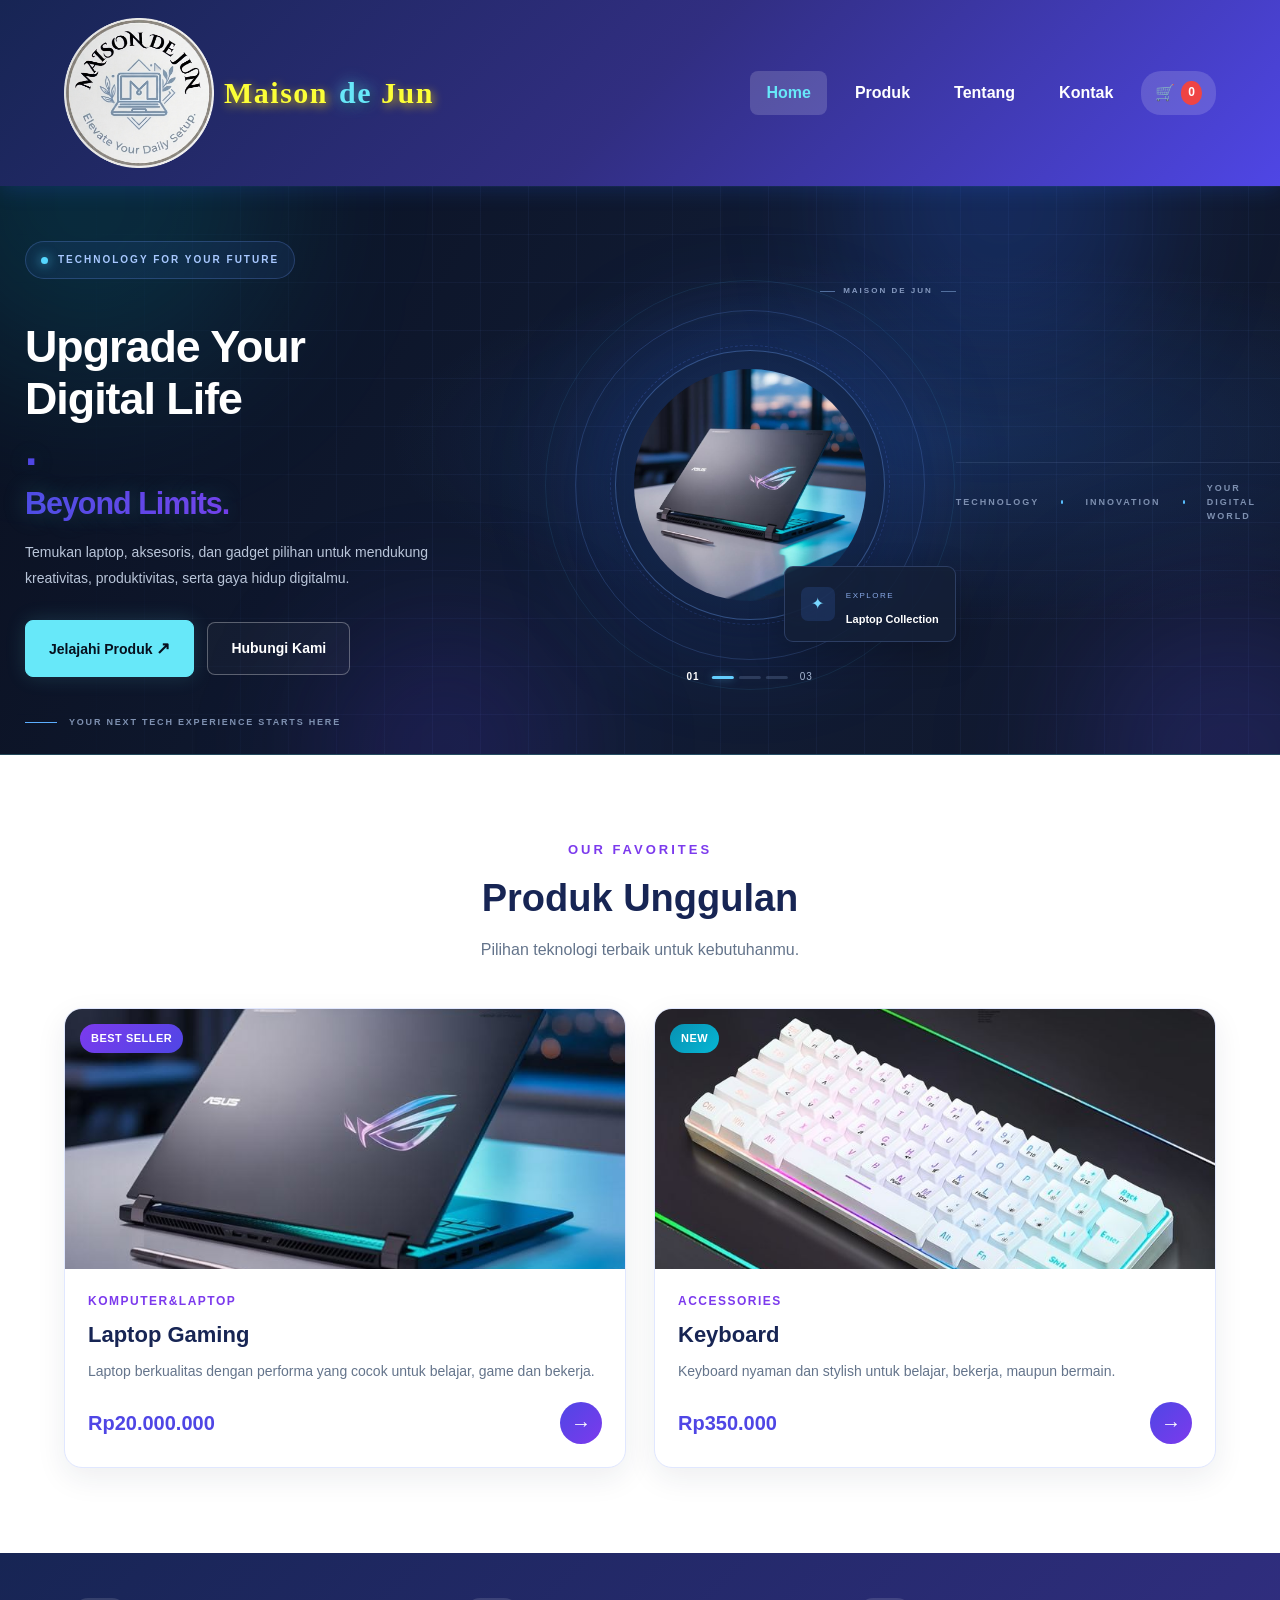
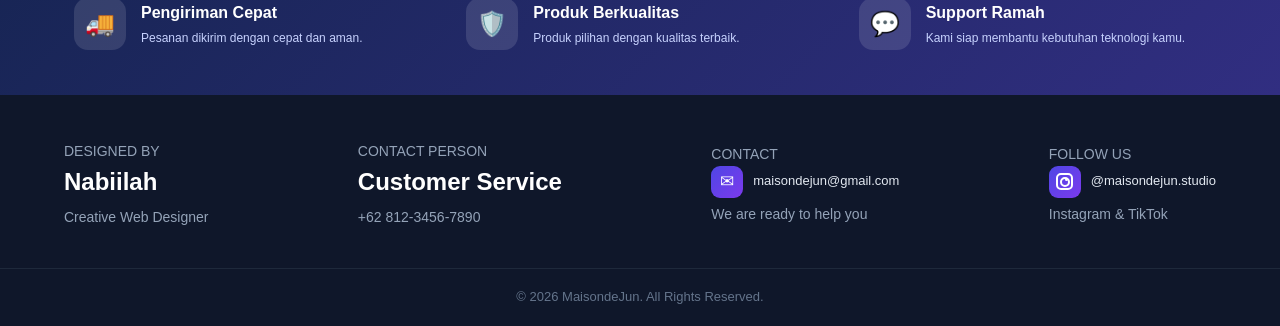
<file: index.html>
<!DOCTYPE html>
<html lang="id">
<head>
    <meta charset="UTF-8">
    <meta name="viewport" content="width=device-width, initial-scale=1.0">
    <meta property="og:site_name" content="Maison de Jun">
    <link rel="icon" type="image/png" href="favicon.png">
    <title>Maison de Jun</title>
    <link rel="stylesheet" href="css/style.css">
    
<script type="application/ld+json">
{
  "@context": "https://schema.org",
  "@type": "WebSite",
  "name": "Maison de Jun",
  "alternateName": "Maison de Jun Technology Store",
  "url": "https://nabiilahaura.github.io/Maison-de-Jun/"
}
</script>

</head>

    <link rel="preconnect" href="https://fonts.googleapis.com">
<link rel="preconnect" href="https://gstatic.com" crossorigin>
<link href="https://fonts.googleapis.com/css2?family=Montserrat:wght@700;800&display=swap" rel="stylesheet">

<body>

    <!-- HEADER -->
    <header>
        <div class="container">

            <div class="logo">
              <img src="images/logo.png"  alt="Logo Fourth Tech" class="logo-img">
                <h1>Maison <span>de</span> Jun</h1>
            </div>

            <nav>
                <a href="index.html" class="active">Home</a>
                <a href="produk.html">Produk</a>
                <a href="tentang.html">Tentang</a>
                <a href="kontak.html">Kontak</a>
                <a href="keranjang.html" class="cart-link">
                   🛒 <span id="cart-count">0</span> 
                </a>
            </nav>

        </div>
    </header>


   <!-- HERO SECTION -->
<section class="hero">

    <div class="hero-glow hero-glow-one"></div>
    <div class="hero-glow hero-glow-two"></div>
    <div class="hero-grid"></div>

    <div class="container hero-content">

        <!-- BAGIAN KIRI: TEKS -->
        <div class="hero-text">

            <div class="hero-label">
                <span class="label-dot"></span>
                <span id="changing-text">TECHNOLOGY FOR YOUR FUTURE</span>
            </div>

            <h2 class="hero-title">
                Upgrade Your<br>
                Digital Life<span class="title-dot">.</span>
                <span class="hero-title-accent" id="changing-title">
                    Beyond Limits.
                </span>
            </h2>

            <p class="hero-description">
                Temukan laptop, aksesoris, dan gadget pilihan
                untuk mendukung kreativitas, produktivitas,
                serta gaya hidup digitalmu.
            </p>

            <div class="hero-buttons">
                <a href="produk.html" class="btn hero-main-btn">
                    Jelajahi Produk
                    <span>↗</span>
                </a>

                <a href="kontak.html" class="btn-secondary hero-alt-btn">
                    Hubungi Kami
                </a>
            </div>

            <div class="hero-mini-info">
                <span class="mini-info-line"></span>
                <span>YOUR NEXT TECH EXPERIENCE STARTS HERE</span>
            </div>

        </div>


        <!-- BAGIAN KANAN: GADGET -->
        <div class="hero-visual">

            <div class="visual-orbit orbit-one"></div>
            <div class="visual-orbit orbit-two"></div>
            <div class="visual-orbit orbit-three"></div>

            <div class="visual-glow"></div>

            <!-- GAMBAR PRODUK BERGANTI -->
            <div class="hero-product-stage">

                <div class="hero-product active">
                    <img
                        src="images/produk1.jpg"
                        alt="Laptop pilihan Maison de Jun"
                    >

                    <div class="product-floating-label">
                        <span class="floating-label-icon">✦</span>
                        <div>
                            <small>EXPLORE</small>
                            <p>Laptop Collection</p>
                        </div>
                    </div>
                </div>

                <div class="hero-product">
                    <img
                        src="images/produk9.jpg"
                        alt="Smartphone pilihan Maison de Jun"
                    >

                    <div class="product-floating-label">
                        <span class="floating-label-icon">✦</span>
                        <div>
                            <small>DISCOVER</small>
                            <p>Smartphone Series</p>
                        </div>
                    </div>
                </div>

                <div class="hero-product">
                    <img
                        src="images/produk10.jpg"
                        alt="Smartwatch pilihan Maison de Jun"
                    >

                    <div class="product-floating-label">
                        <span class="floating-label-icon">✦</span>
                        <div>
                            <small>UPGRADE</small>
                            <p>Smartwatch Collection</p>
                        </div>
                    </div>
                </div>

            </div>

            <!-- IDENTITAS TOKO -->
            <div class="hero-brand-mark">
                <span class="brand-mark-line"></span>
                <span>MAISON DE JUN</span>
                <span class="brand-mark-line"></span>
            </div>

            <!-- INDIKATOR SLIDE -->
            <div class="hero-slide-controls">
                <span class="slide-number" id="hero-slide-number">01</span>

                <div class="slide-progress">
                    <span class="slide-progress-bar active"></span>
                    <span class="slide-progress-bar"></span>
                    <span class="slide-progress-bar"></span>
                </div>

                <span class="slide-total">03</span>
            </div>

        </div>

    </div>

    <div class="hero-bottom-line">
        <span>TECHNOLOGY</span>
        <span class="bottom-line-decoration"></span>
        <span>INNOVATION</span>
        <span class="bottom-line-decoration"></span>
        <span>YOUR DIGITAL WORLD</span>
    </div>

</section>


        <!-- PRODUK UNGGULAN -->
        <section class="produk-unggulan">

            <div class="container">

                <div class="section-heading">
                    <p>OUR FAVORITES</p>
                    <h2>Produk Unggulan</h2>
                    <span>
                        Pilihan teknologi terbaik untuk kebutuhanmu.
                    </span>
                </div>


                <div class="product-grid">

                    <!-- PRODUK 1 -->
                    <div class="card">

                        <div class="product-image">
                            <img src="images/produk1.jpg" alt="Laptop FourthTech">
                            <span class="product-badge">BEST SELLER</span>
                        </div>

                        <div class="card-content">

                            <p class="product-category">KOMPUTER&LAPTOP</p>

                            <h3>Laptop Gaming</h3>

                            <p>
                                Laptop berkualitas dengan performa
                                yang cocok untuk belajar, game dan bekerja.
                            </p>

                            <div class="product-bottom">

                                <strong>Rp20.000.000</strong>

                                <a href="produk.html" class="product-btn">
                                    →
                                </a>

                            </div>

                        </div>

                    </div>


                    <!-- PRODUK 2 -->
                    <div class="card">

                        <div class="product-image">
                            <img src="images/produk2.jpg" alt="Keyboard FourthTech">
                            <span class="product-badge new">NEW</span>
                        </div>

                        <div class="card-content">

                            <p class="product-category">ACCESSORIES</p>

                            <h3>Keyboard</h3>

                            <p>
                                Keyboard nyaman dan stylish untuk
                                belajar, bekerja, maupun bermain.
                            </p>

                            <div class="product-bottom">

                                <strong>Rp350.000</strong>

                                <a href="produk.html" class="product-btn">
                                    →
                                </a>

                            </div>

                        </div>

                    </div>

                </div>

            </div>

        </section>


        <!-- FITUR -->
        <section class="features">

            <div class="container">

                <div class="feature">

                    <div class="feature-icon">🚚</div>

                    <div>
                        <h3>Pengiriman Cepat</h3>
                        <p>Pesanan dikirim dengan cepat dan aman.</p>
                    </div>

                </div>


                <div class="feature">

                    <div class="feature-icon">🛡️</div>

                    <div>
                        <h3>Produk Berkualitas</h3>
                        <p>Produk pilihan dengan kualitas terbaik.</p>
                    </div>

                </div>


                <div class="feature">

                    <div class="feature-icon">💬</div>

                    <div>
                        <h3>Support Ramah</h3>
                        <p>Kami siap membantu kebutuhan teknologi kamu.</p>
                    </div>

                </div>

            </div>

        </section>

    </main>


   <!-- FOOTER -->
<footer>

    <!-- INFORMASI FOOTER -->
    <div class="container footer-content">

        <!-- DESIGNED BY -->
        <div class="footer-item">
            <p class="footer-label">DESIGNED BY</p>

            <h2>Nabiilah</h2>

            <p>Creative Web Designer</p>
        </div>


        <!-- CONTACT PERSON -->
        <div class="footer-item">
            <p class="footer-label">CONTACT PERSON</p>

            <h2>Customer Service</h2>

            <p>+62 812-3456-7890</p>
        </div>


        <!-- EMAIL -->
        <div class="footer-item">
            <p class="footer-label">CONTACT</p>

            <div class="social-link">

                <span class="social-icon">✉</span>

                <span>maisondejun@gmail.com</span>

            </div>

            <p>We are ready to help you</p>
        </div>


        <!-- INSTAGRAM -->
        <div class="footer-item">
            <p class="footer-label">FOLLOW US</p>

            <div class="social-link">

                <span class="social-icon instagram-icon">
                    <span class="instagram-camera"></span>
                </span>

                <span>@maisondejun.studio</span>

            </div>

            <p>Instagram & TikTok</p>
        </div>

    </div>


    <!-- COPYRIGHT -->
    <div class="footer-bottom">

        <p>
            © 2026 MaisondeJun. All Rights Reserved.
        </p>

    </div>

</footer>
<!-- JavaScript -->
<script src="js/script.js"></script>

</body>
</html>
</file>
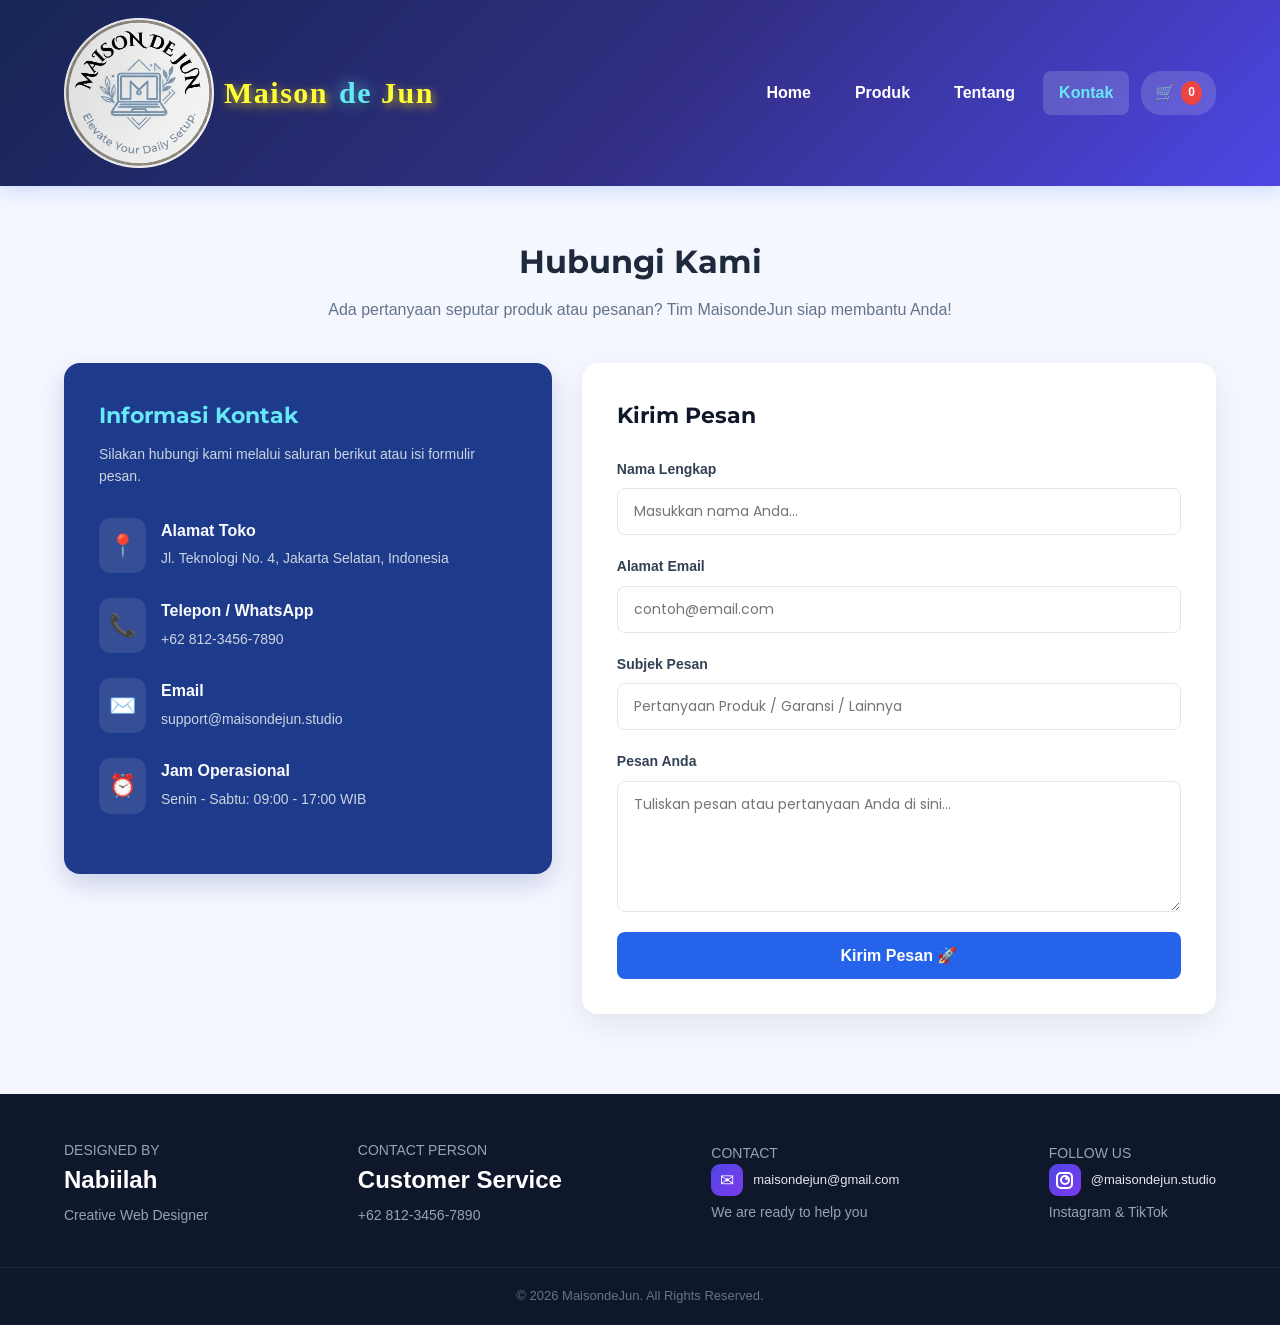
<file: kontak.html>
<!DOCTYPE html>
<html lang="id">
<head>
    <meta charset="UTF-8">
    <meta name="viewport" content="width=device-width, initial-scale=1.0">
    <link rel="icon" type="image/png" href="favicon.png">
    <title>Maison de Jun - Kontak Kami</title>
    
    <!-- Google Fonts (Montserrat & Poppins) -->
    <link rel="preconnect" href="https://fonts.googleapis.com">
    <link rel="preconnect" href="https://gstatic.com" crossorigin>
    <link href="https://fonts.googleapis.com/css2?family=Montserrat:wght@700;800&family=Poppins:wght@400;500;600&display=swap" rel="stylesheet">
    
    <!-- Link Ke CSS -->
    <link rel="stylesheet" href="css/style.css">
</head>

<body>

    <!-- HEADER / NAVIGASI -->
    <header>
        <div class="container">
            <div class="logo">
                <img src="images/logo.png" alt="Logo FourthTech" class="logo-img">
                <h1>Maison <span>de</span> Jun</h1>
            </div>
            <nav>
                <a href="index.html">Home</a>
                <a href="produk.html">Produk</a>
                <a href="tentang.html">Tentang</a>
                <a href="kontak.html" class="active">Kontak</a>
                <a href="keranjang.html" class="cart-link">
                    🛒 <span id="cart-count">0</span>
              </a>     
            </nav>
        </div>
    </header>

    <!-- MAIN CONTENT / HALAMAN KONTAK -->
    <main>
        <section class="kontak">
            <div class="container">
                
                <!-- Judul & Sub-judul -->
                <div class="kontak-header">
                    <h2>Hubungi Kami</h2>
                    <p>Ada pertanyaan seputar produk atau pesanan? Tim MaisondeJun siap membantu Anda!</p>
                </div>

                <!-- Grid Kontak (Info + Form) -->
                <div class="kontak-wrapper">
                    
                    <!-- Kartu Informasi Kontak -->
                    <div class="kontak-info">
                        <h3>Informasi Kontak</h3>
                        <p class="info-desc">Silakan hubungi kami melalui saluran berikut atau isi formulir pesan.</p>
                        
                        <div class="info-item">
                            <span class="info-icon">📍</span>
                            <div>
                                <h4>Alamat Toko</h4>
                                <p>Jl. Teknologi No. 4, Jakarta Selatan, Indonesia</p>
                            </div>
                        </div>

                        <div class="info-item">
                            <span class="info-icon">📞</span>
                            <div>
                                <h4>Telepon / WhatsApp</h4>
                                <p>+62 812-3456-7890</p>
                            </div>
                        </div>

                        <div class="info-item">
                            <span class="info-icon">✉️</span>
                            <div>
                                <h4>Email</h4>
                                <p>support@maisondejun.studio</p>
                            </div>
                        </div>

                        <div class="info-item">
                            <span class="info-icon">⏰</span>
                            <div>
                                <h4>Jam Operasional</h4>
                                <p>Senin - Sabtu: 09:00 - 17:00 WIB</p>
                            </div>
                        </div>
                    </div>

                    <!-- Form Kontak Interaktif -->
                    <div class="kontak-form-card">
                        <h3>Kirim Pesan</h3>
                        <form id="contactForm">
                            <div class="input-group">
                                <label for="nama">Nama Lengkap</label>
                                <input type="text" id="nama" placeholder="Masukkan nama Anda..." required>
                            </div>

                            <div class="input-group">
                                <label for="email">Alamat Email</label>
                                <input type="email" id="email" placeholder="contoh@email.com" required>
                            </div>

                            <div class="input-group">
                                <label for="subjek">Subjek Pesan</label>
                                <input type="text" id="subjek" placeholder="Pertanyaan Produk / Garansi / Lainnya" required>
                            </div>

                            <div class="input-group">
                                <label for="pesan">Pesan Anda</label>
                                <textarea id="pesan" rows="5" placeholder="Tuliskan pesan atau pertanyaan Anda di sini..." required></textarea>
                            </div>

                            <button type="submit" class="btn-kirim">Kirim Pesan 🚀</button>
                        </form>
                    </div>

                </div>

            </div>
        </section>
    </main>

    <!-- FOOTER -->
<footer>

    <!-- INFORMASI FOOTER -->
    <div class="container footer-content">

        <!-- DESIGNED BY -->
        <div class="footer-item">
            <p class="footer-label">DESIGNED BY</p>

            <h2>Nabiilah</h2>

            <p>Creative Web Designer</p>
        </div>


        <!-- CONTACT PERSON -->
        <div class="footer-item">
            <p class="footer-label">CONTACT PERSON</p>

            <h2>Customer Service</h2>

            <p>+62 812-3456-7890</p>
        </div>


        <!-- EMAIL -->
        <div class="footer-item">
            <p class="footer-label">CONTACT</p>

            <div class="social-link">

                <span class="social-icon">✉</span>

                <span>maisondejun@gmail.com</span>

            </div>

            <p>We are ready to help you</p>
        </div>


        <!-- INSTAGRAM -->
        <div class="footer-item">
            <p class="footer-label">FOLLOW US</p>

            <div class="social-link">

                <span class="social-icon instagram-icon">
                    <span class="instagram-camera"></span>
                </span>

                <span>@maisondejun.studio</span>

            </div>

            <p>Instagram & TikTok</p>
        </div>

    </div>


    <!-- COPYRIGHT -->
    <div class="footer-bottom">

        <p>
            © 2026 MaisondeJun. All Rights Reserved.
        </p>

    </div>

</footer>

    <!-- Link Ke JavaScript -->
    <script src="js/script.js"></script>
</body>
</html>
</file>
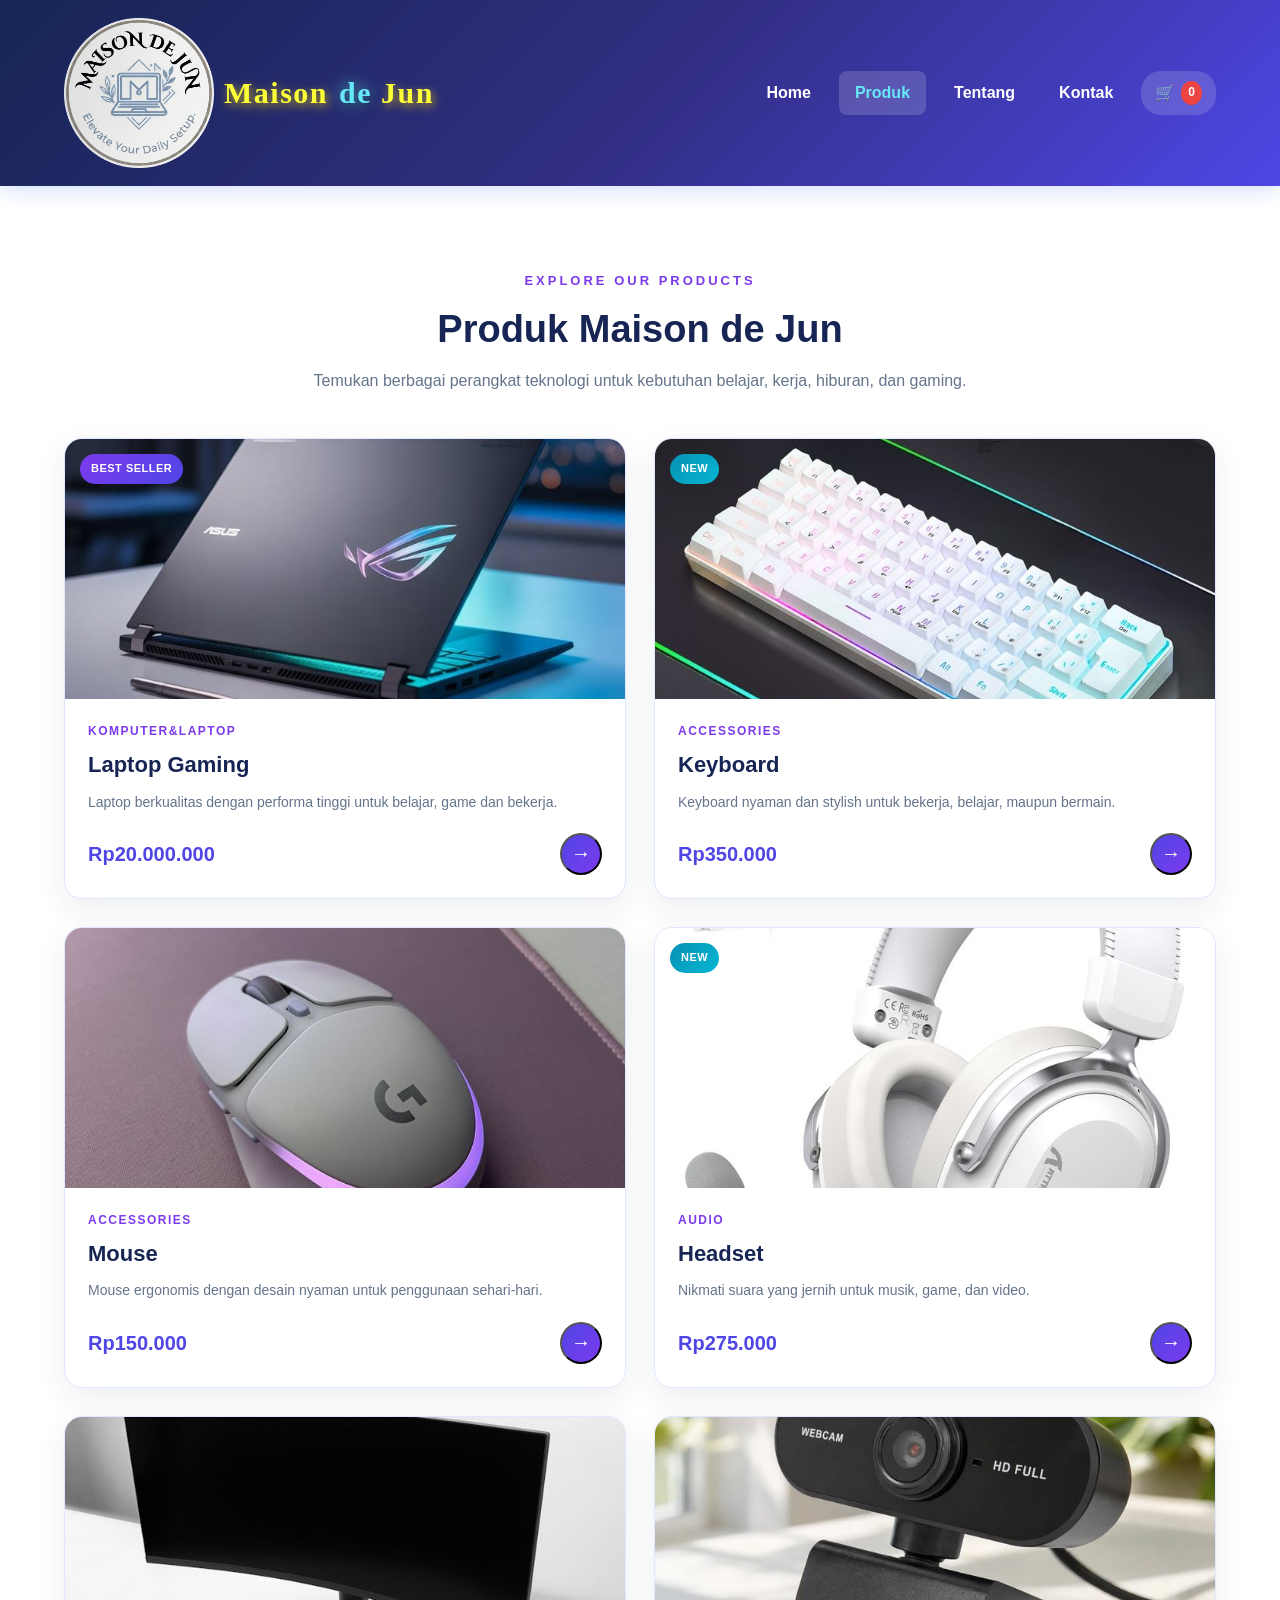
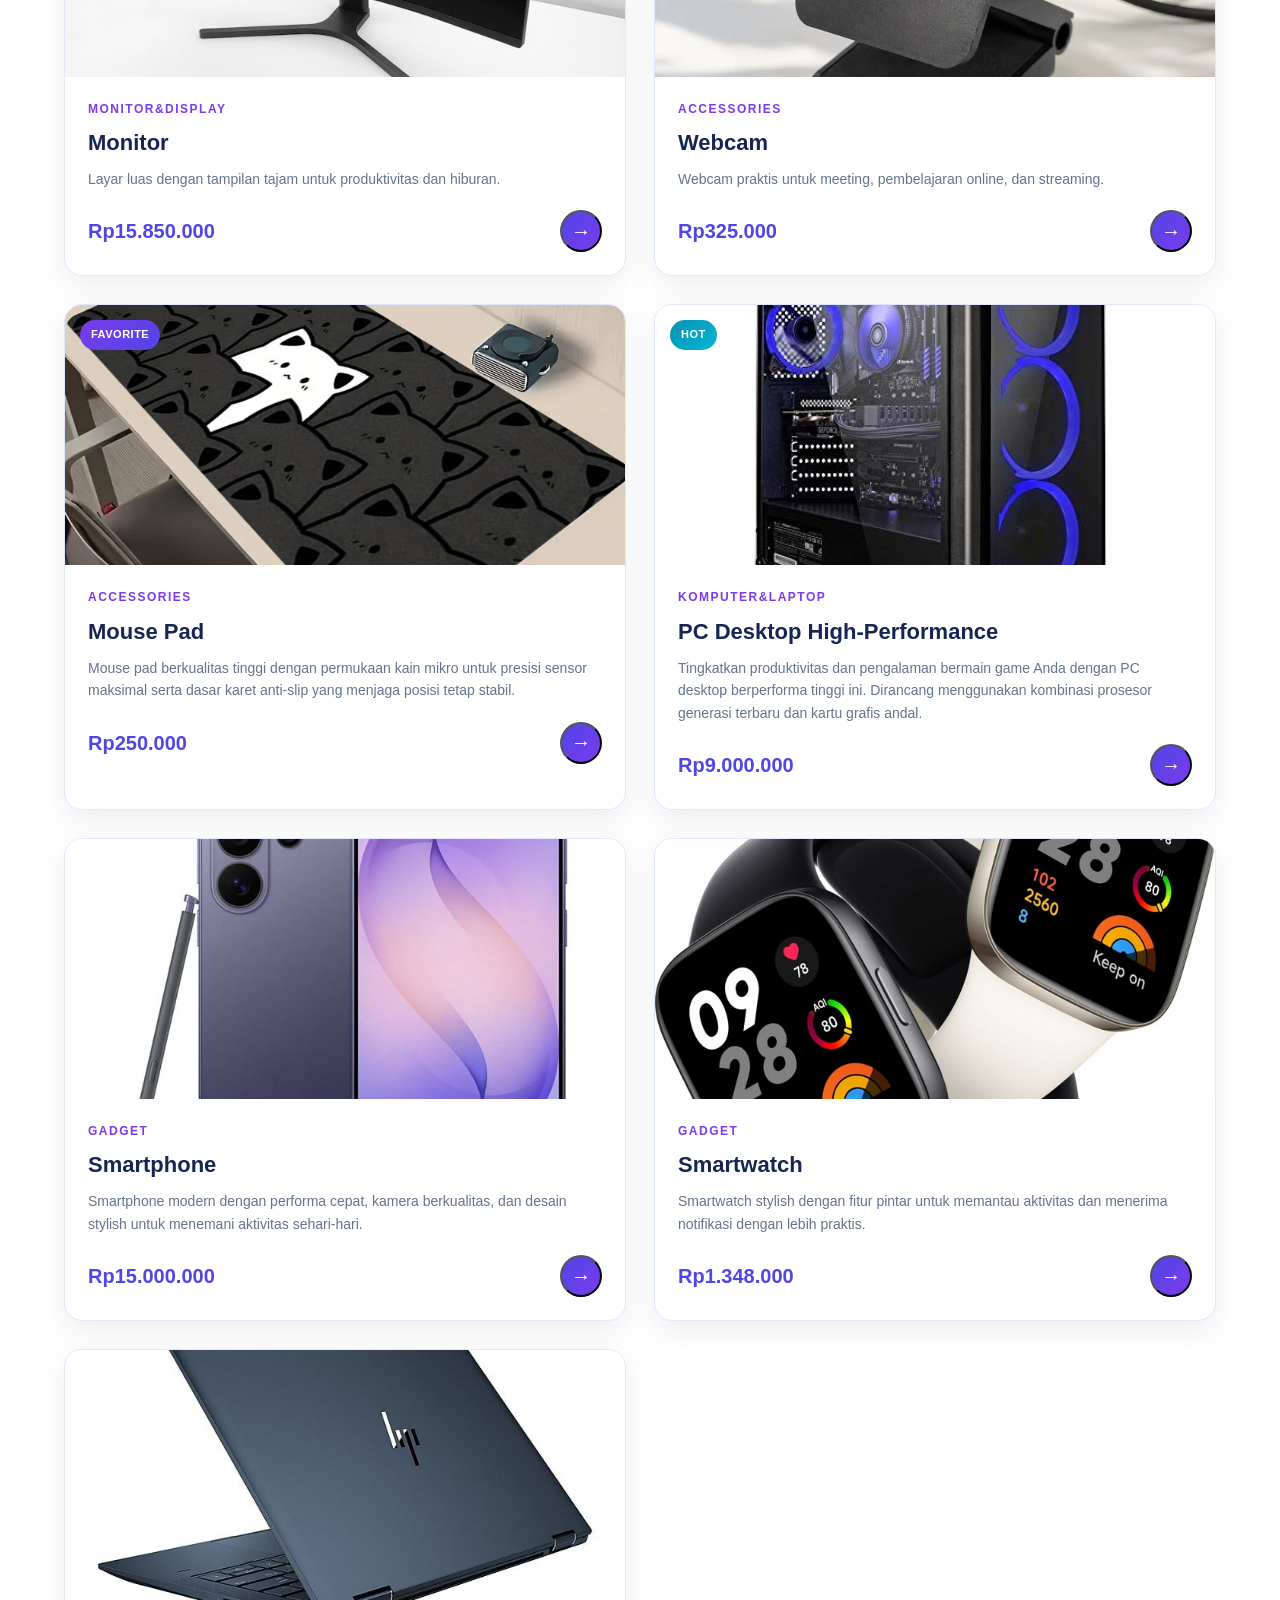
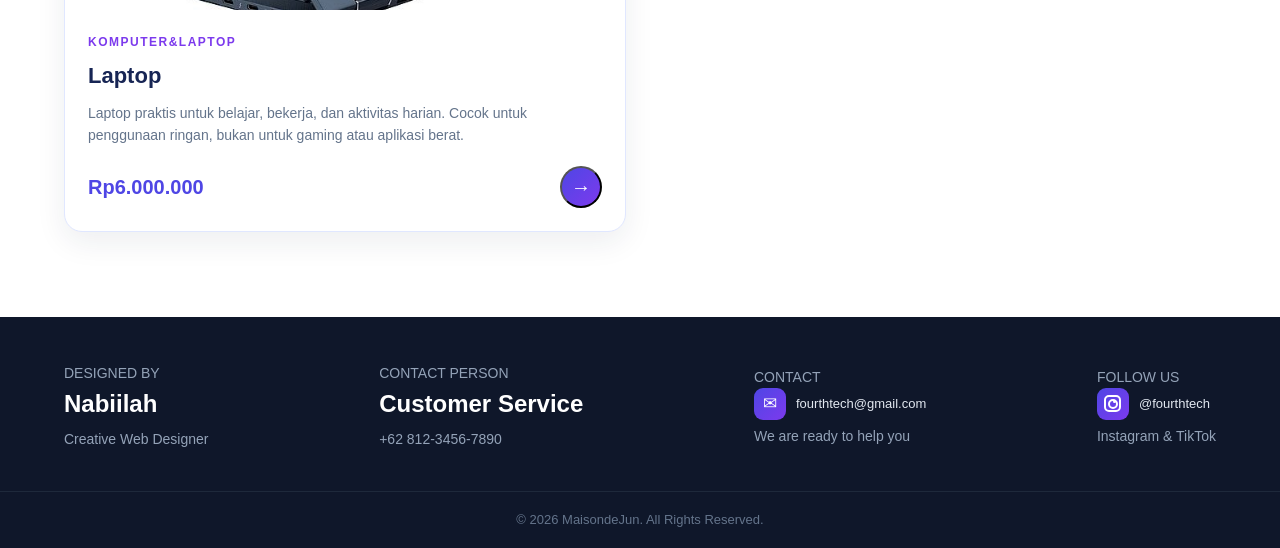
<file: produk.html>
<!DOCTYPE html>
<html lang="id">

<head>
    <meta charset="UTF-8">
    <meta name="viewport" content="width=device-width, initial-scale=1.0">
    <link rel="icon" type="image/png" href="favicon.png">
    <title>Maison de Jun</title>
    <link rel="stylesheet" href="css/style.css">
</head>

<body>

    <!-- HEADER -->
    <header>
        <div class="container">

            <div class="logo">
              <img src="images/logo.png"  alt="Logo Fourth Tech" class="logo-img">
                <h1>
                    Maison <span>de</span> Jun</h1>
                </h1>
            </div>

            <nav>
                <a href="index.html">
                    Home
                </a>

                <a href="produk.html" class="active">
                    Produk
                </a>

                 <a href="tentang.html">
                    Tentang
                </a>

                <a href="kontak.html">
                    Kontak
                </a>
                <a href="keranjang.html" class="cart-link">
                   🛒 <span id="cart-count">0</span> 
                </a>
            </nav>

        </div>
    </header>


    <!-- HALAMAN PRODUK -->
    <main>

        <section class="produk-unggulan">

            <div class="container">

                <!-- JUDUL -->
                <div class="section-heading">

                    <p>EXPLORE OUR PRODUCTS</p>

                    <h2>
                        Produk Maison de Jun
                    </h2>

                    <span>
                        Temukan berbagai perangkat teknologi
                        untuk kebutuhan belajar, kerja,
                        hiburan, dan gaming.
                    </span>

                </div>


                <!-- PRODUCT GRID -->
                <div class="product-grid">


                    <!-- PRODUK 1 -->
                    <div class="card">

                        <div class="product-image">

                            <img src="images/produk1.jpg"
                                alt="Laptop FourthTech">

                            <span class="product-badge">
                                BEST SELLER
                            </span>

                        </div>

                        <div class="card-content">

                            <p class="product-category">
                                KOMPUTER&LAPTOP
                            </p>

                            <h3>
                                Laptop Gaming
                            </h3>

                            <p>
                                Laptop berkualitas dengan
                                performa tinggi untuk belajar, game
                                dan bekerja.
                            </p>

                            <div class="product-bottom">

                                <strong>
                                    Rp20.000.000
                                </strong>

                                <button class="product-btn">
                                    →
                                </button>

                            </div>

                        </div>

                    </div>


                    <!-- PRODUK 2 -->
                    <div class="card">

                        <div class="product-image">

                            <img src="images/produk2.jpg"
                                alt="Keyboard FourthTech">

                            <span class="product-badge new">
                                NEW
                            </span>

                        </div>

                        <div class="card-content">

                            <p class="product-category">
                                ACCESSORIES
                            </p>

                            <h3>
                                Keyboard
                            </h3>

                            <p>
                                Keyboard nyaman dan stylish
                                untuk bekerja, belajar,
                                maupun bermain.
                            </p>

                            <div class="product-bottom">

                                <strong>
                                    Rp350.000
                                </strong>

                                <button class="product-btn">
                                    →
                                </button>

                            </div>

                        </div>

                    </div>


                    <!-- PRODUK 3 -->
                    <div class="card">

                        <div class="product-image">

                            <img src="images/produk3.jpg"
                                alt="Mouse FourthTech">

                        </div>

                        <div class="card-content">

                            <p class="product-category">
                                ACCESSORIES
                            </p>

                            <h3>
                                Mouse
                            </h3>

                            <p>
                                Mouse ergonomis dengan desain
                                nyaman untuk penggunaan sehari-hari.
                            </p>

                            <div class="product-bottom">

                                <strong>
                                    Rp150.000
                                </strong>

                                <button class="product-btn">
                                    →
                                </button>

                            </div>

                        </div>

                    </div>


                    <!-- PRODUK 4 -->
                    <div class="card">

                        <div class="product-image">

                            <img src="images/produk4.jpg"
                                alt="Headset FourthTech">

                            <span class="product-badge new">
                                NEW
                            </span>

                        </div>

                        <div class="card-content">

                            <p class="product-category">
                                AUDIO
                            </p>

                            <h3>
                                Headset
                            </h3>

                            <p>
                                Nikmati suara yang jernih
                                untuk musik, game, dan video.
                            </p>

                            <div class="product-bottom">

                                <strong>
                                    Rp275.000
                                </strong>

                                <button class="product-btn">
                                    →
                                </button>

                            </div>

                        </div>

                    </div>


                    <!-- PRODUK 5 -->
                    <div class="card">

                        <div class="product-image">

                            <img src="images/produk5.jpg"
                                alt="Monitor FourthTech">

                        </div>

                        <div class="card-content">

                            <p class="product-category">
                                MONITOR&DISPLAY
                            </p>

                            <h3>
                                Monitor
                            </h3>

                            <p>
                                Layar luas dengan tampilan
                                tajam untuk produktivitas dan hiburan.
                            </p>

                            <div class="product-bottom">

                                <strong>
                                    Rp15.850.000
                                </strong>

                                <button class="product-btn">
                                    →
                                </button>

                            </div>

                        </div>

                    </div>


                    <!-- PRODUK 6 -->
                    <div class="card">

                        <div class="product-image">

                            <img src="images/produk6.jpg"
                                alt="Webcam FourthTech">

                        </div>

                        <div class="card-content">

                            <p class="product-category">
                                ACCESSORIES
                            </p>

                            <h3>
                                Webcam
                            </h3>

                            <p>
                                Webcam praktis untuk meeting,
                                pembelajaran online, dan streaming.
                            </p>

                            <div class="product-bottom">

                                <strong>
                                    Rp325.000
                                </strong>

                                <button class="product-btn">
                                    →
                                </button>

                            </div>

                        </div>

                    </div>


                    <!-- PRODUK 7 -->
                    <div class="card">

                        <div class="product-image">

                            <img src="images/produk7.jpg"
                                alt="Mouse Pad">

                            <span class="product-badge">
                                FAVORITE
                            </span>

                        </div>

                        <div class="card-content">

                            <p class="product-category">
                               ACCESSORIES
                            </p>

                            <h3>
                                Mouse Pad
                            </h3>

                            <p>
                                Mouse pad berkualitas tinggi dengan permukaan kain mikro untuk presisi sensor maksimal
                                serta dasar karet anti-slip yang menjaga posisi tetap stabil. 
                                
                            </p>

                            <div class="product-bottom">

                                <strong>
                                    Rp250.000
                                </strong>

                                <button class="product-btn">
                                    →
                                </button>

                            </div>

                        </div>

                    </div>


                    <!-- PRODUK 8 -->
                    <div class="card">

                        <div class="product-image">

                            <img src="images/produk8.jpg"
                                alt="PC Gaming">

                            <span class="product-badge new">
                                HOT
                            </span>

                        </div>

                        <div class="card-content">

                            <p class="product-category">
                               KOMPUTER&LAPTOP
                            </p>

                            <h3>
                                PC Desktop High-Performance
                            </h3>

                            <p>
                                Tingkatkan produktivitas dan pengalaman bermain game Anda dengan PC desktop berperforma tinggi ini.
                                Dirancang menggunakan kombinasi prosesor generasi terbaru dan kartu grafis andal.

                            <div class="product-bottom">

                                <strong>
                                    Rp9.000.000
                                </strong>

                                <button class="product-btn">
                                    →
                                </button>

                            </div>

                        </div>

                    </div>


                        <!-- PRODUK 9 -->
                    <div class="card">

                        <div class="product-image">

                            <img src="images/produk9.jpg"
                                alt="Smartphone MaisondeJun">

                        </div>

                        <div class="card-content">

                            <p class="product-category">
                                GADGET
                            </p>

                            <h3>
                                Smartphone
                            </h3>

                            <p>
                                Smartphone modern dengan performa cepat, kamera berkualitas,
                                dan desain stylish untuk menemani aktivitas sehari-hari.

                            <div class="product-bottom">

                                <strong>
                                    Rp15.000.000
                                </strong>

                                <button class="product-btn">
                                    →
                                </button>

                            </div>

                        </div>

                    </div>


                        <!-- PRODUK 10 -->
                    <div class="card">

                        <div class="product-image">

                            <img src="images/produk10.jpg"
                                alt="Webcam MaisondeJun">

                        </div>

                        <div class="card-content">

                            <p class="product-category">
                                GADGET
                            </p>

                            <h3>
                                Smartwatch
                            </h3>

                            <p>
                                Smartwatch stylish dengan fitur pintar untuk memantau aktivitas
                                dan menerima notifikasi dengan lebih praktis.
                            </p>

                            <div class="product-bottom">

                                <strong>
                                    Rp1.348.000
                                </strong>

                                <button class="product-btn">
                                    →
                                </button>

                            </div>

                        </div>

                    </div>


                         <!-- PRODUK 11 -->
                    <div class="card">

                        <div class="product-image">

                            <img src="images/produk11.jpg"
                                alt="Laptop MaisondeJun">

                        </div>

                        <div class="card-content">

                            <p class="product-category">
                                KOMPUTER&LAPTOP
                            </p>

                            <h3>
                                Laptop
                            </h3>

                            <p>
                               Laptop praktis untuk belajar, bekerja, dan aktivitas harian.
                               Cocok untuk penggunaan ringan,
                               bukan untuk gaming atau aplikasi berat.
                            </p>

                            <div class="product-bottom">

                                <strong>
                                    Rp6.000.000
                                </strong>

                                <button class="product-btn">
                                    →
                                </button>

                            </div>

                        </div>

                    </div>

                </div>

            </div>

        </section>

    </main>


      <!-- FOOTER -->
<footer>

    <!-- INFORMASI FOOTER -->
    <div class="container footer-content">

        <!-- DESIGNED BY -->
        <div class="footer-item">
            <p class="footer-label">DESIGNED BY</p>

            <h2>Nabiilah</h2>

            <p>Creative Web Designer</p>
        </div>


        <!-- CONTACT PERSON -->
        <div class="footer-item">
            <p class="footer-label">CONTACT PERSON</p>

            <h2>Customer Service</h2>

            <p>+62 812-3456-7890</p>
        </div>


        <!-- EMAIL -->
        <div class="footer-item">
            <p class="footer-label">CONTACT</p>

            <div class="social-link">

                <span class="social-icon">✉</span>

                <span>fourthtech@gmail.com</span>

            </div>

            <p>We are ready to help you</p>
        </div>


        <!-- INSTAGRAM -->
        <div class="footer-item">
            <p class="footer-label">FOLLOW US</p>

            <div class="social-link">

                <span class="social-icon instagram-icon">
                    <span class="instagram-camera"></span>
                </span>

                <span>@fourthtech</span>

            </div>

            <p>Instagram & TikTok</p>
        </div>

    </div>


    <!-- COPYRIGHT -->
    <div class="footer-bottom">

        <p>  © 2026 MaisondeJun. All Rights Reserved.
        </p>

    </div>

</footer>


    <!-- JAVASCRIPT -->
    <script src="js/script.js"></script>

</body>

</html>
</file>
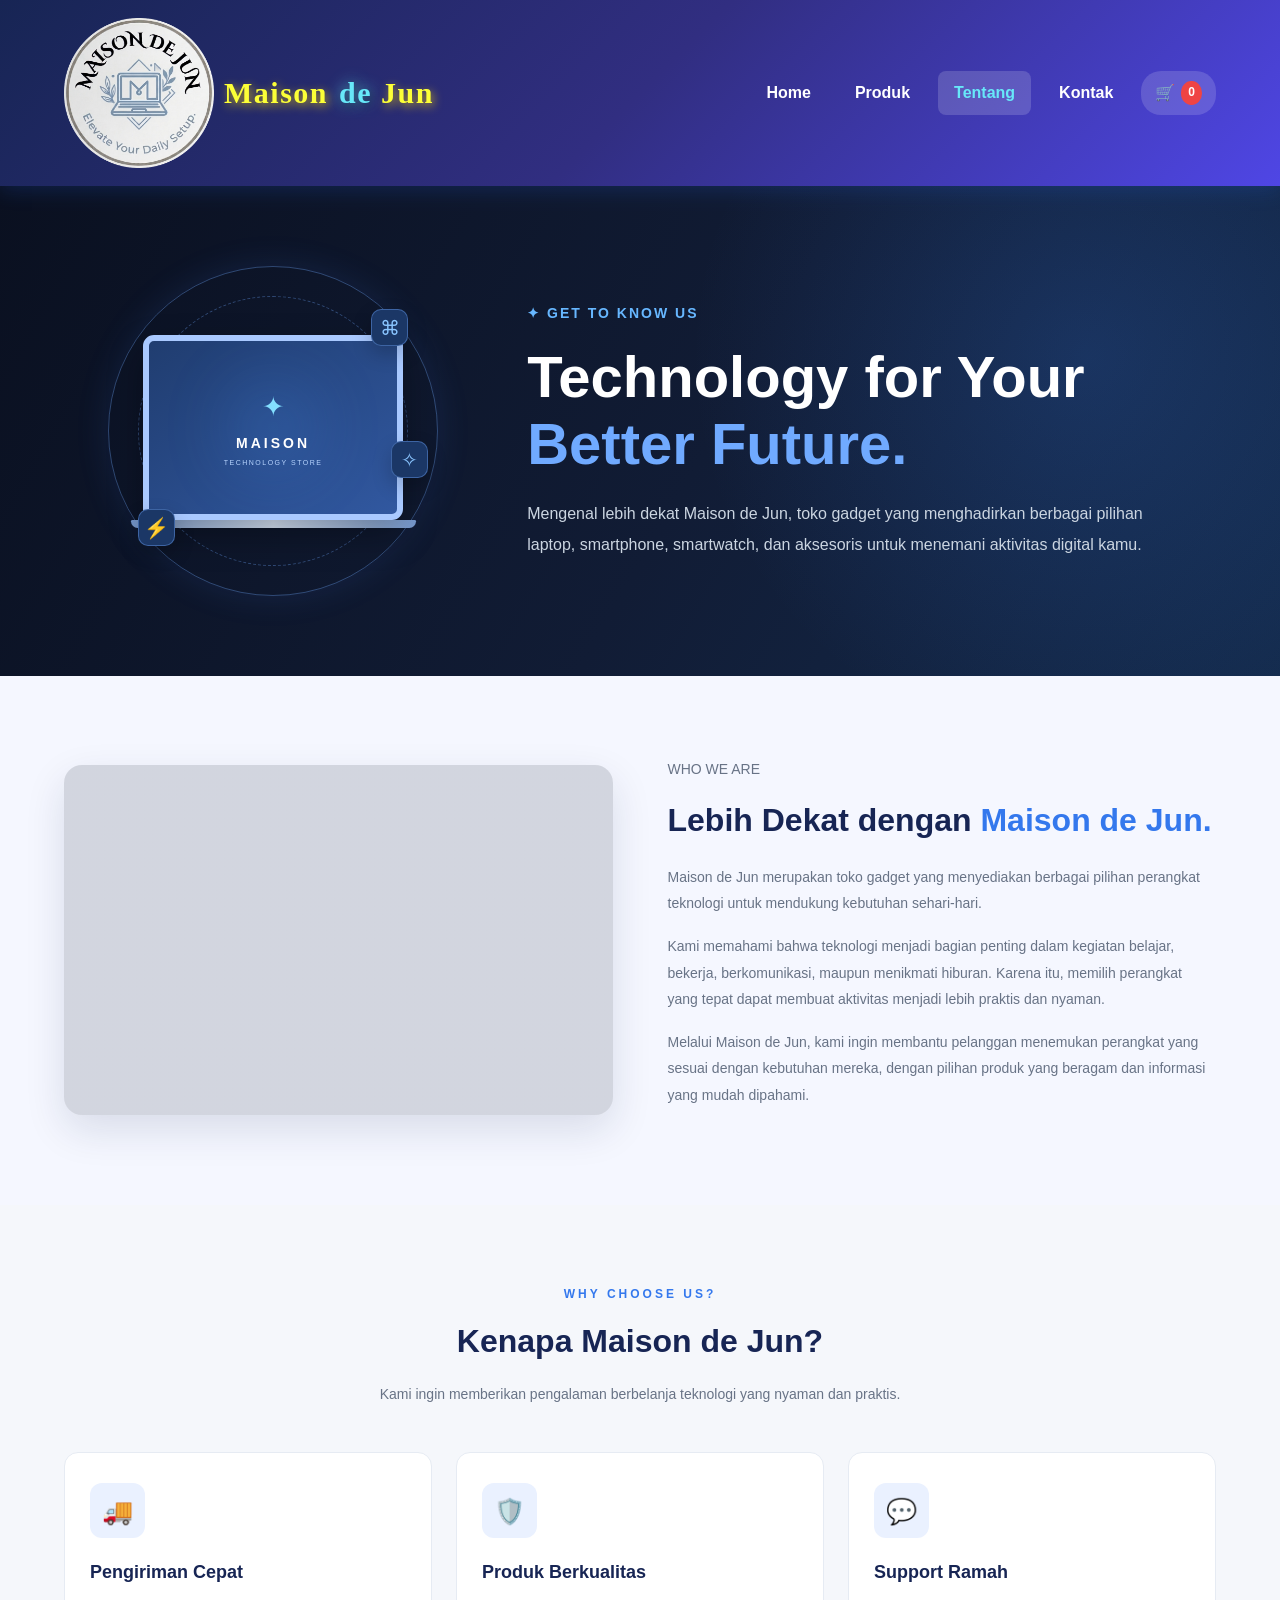
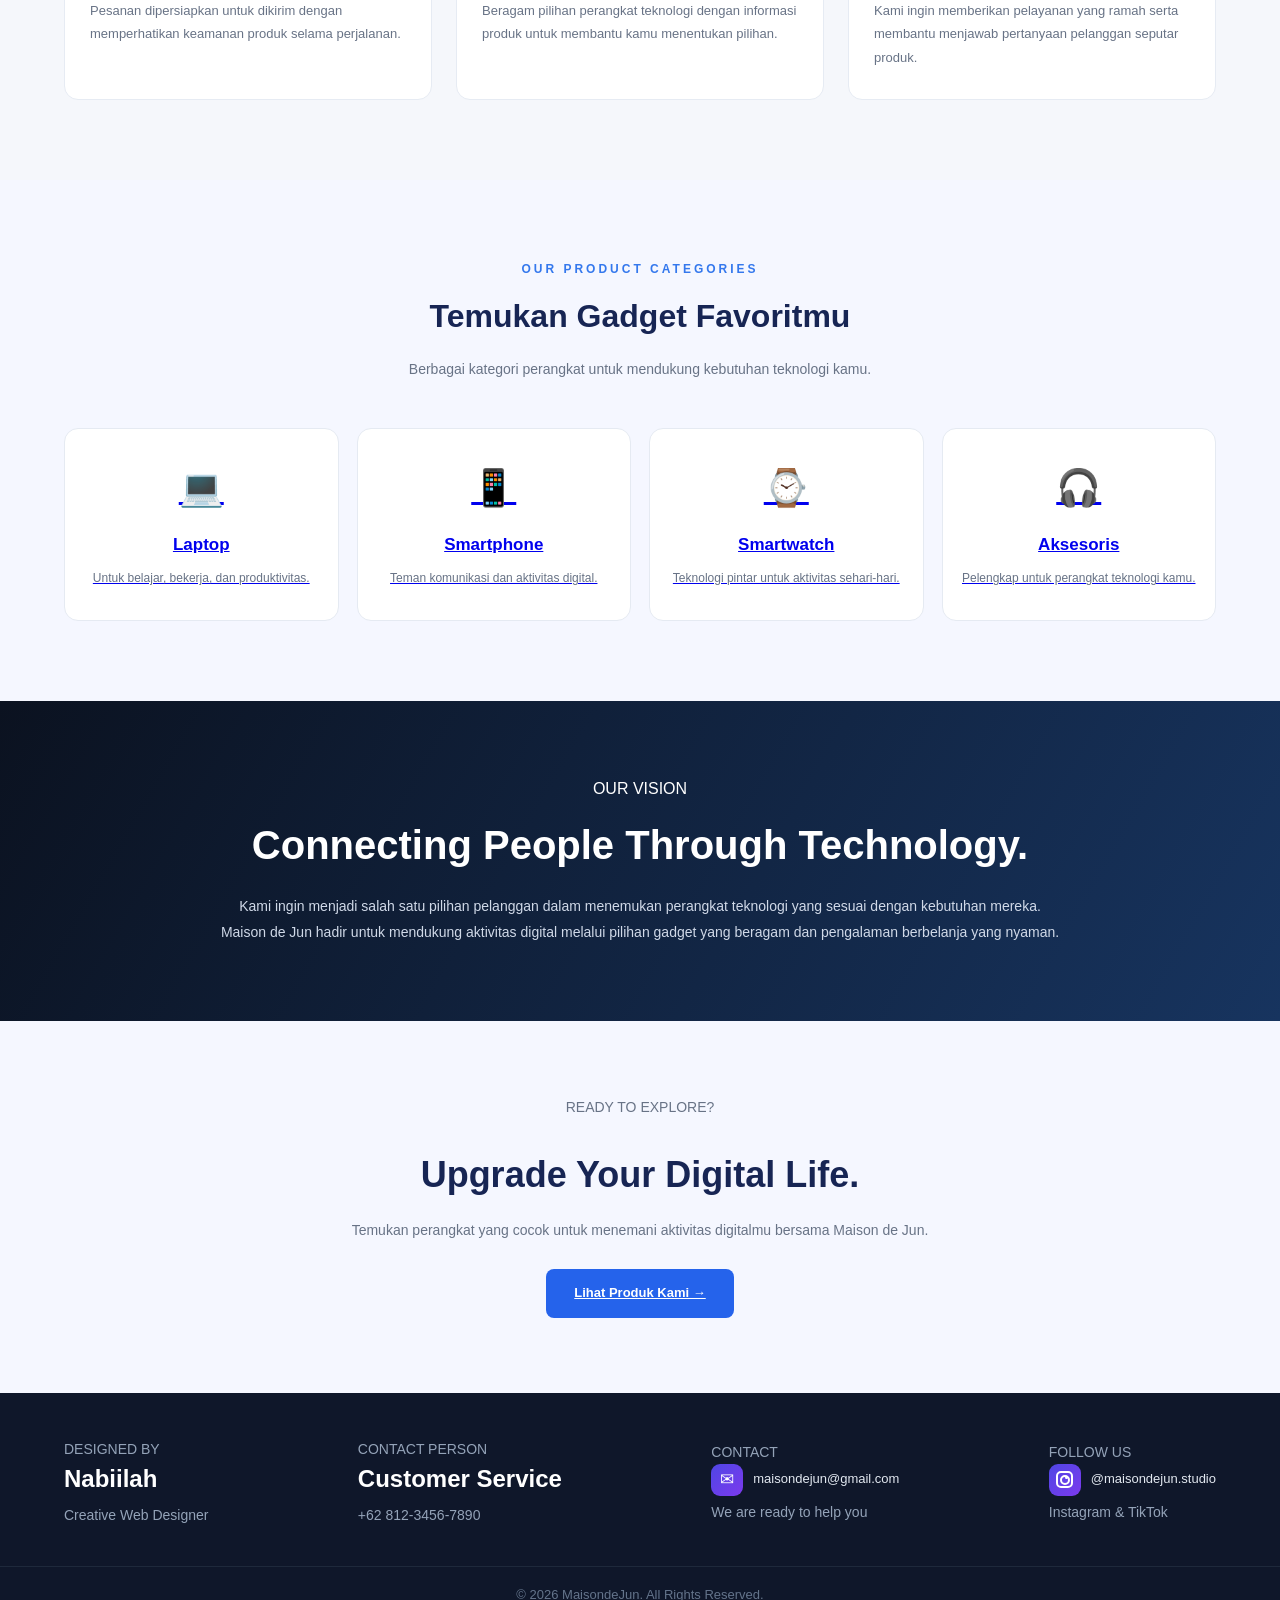
<file: tentang.html>
<!DOCTYPE html>
<html lang="id">

<head>
    <meta charset="UTF-8">
    <meta name="viewport" content="width=device-width, initial-scale=1.0">
    <link rel="icon" type="image/png" href="favicon.png">
    
    <title>Tentang Kami | Maison de Jun</title>

    <link rel="stylesheet" href="css/style.css">

    <link rel="preconnect" href="https://fonts.googleapis.com">
    <link rel="preconnect" href="https://fonts.gstatic.com" crossorigin>

    <link href="https://fonts.googleapis.com/css2?family=Montserrat:wght@700;800&display=swap"
        rel="stylesheet">

    <style>
        /* =====================================
   ILUSTRASI KIRI HERO TENTANG
===================================== */

.about-hero-content {
    max-width: 1200px;
    width: 90%;
    display: grid;
    grid-template-columns: 180px minmax(0, 750px);
    align-items: center;
    gap: 35px;
}

/* Area ilustrasi */
.about-visual {
    position: relative;
    width: 180px;
    height: 230px;
    display: flex;
    align-items: center;
    justify-content: center;
}

/* Lingkaran dekorasi */
.about-visual-orbit {
    position: absolute;
    border: 1px solid rgba(112, 168, 255, 0.35);
    border-radius: 50%;
}

.orbit-a {
    width: 190px;
    height: 190px;
    box-shadow: 0 0 35px rgba(70, 130, 255, 0.12);
}

.orbit-b {
    width: 150px;
    height: 150px;
    border-style: dashed;
    animation: aboutOrbit 18s linear infinite;
}

@keyframes aboutOrbit {
    to {
        transform: rotate(360deg);
    }
}

/* Laptop */
.about-laptop {
    position: relative;
    z-index: 2;
    width: 155px;
    animation: aboutFloat 4s ease-in-out infinite;
}

.about-laptop-screen {
    position: relative;
    height: 112px;
    overflow: hidden;
    border: 6px solid #a9c9ff;
    border-radius: 11px;
    background: linear-gradient(145deg, #203d70, #3158a0);
    display: flex;
    flex-direction: column;
    align-items: center;
    justify-content: center;
    box-shadow: 0 15px 35px rgba(0, 0, 0, 0.3);
}

.about-screen-glow {
    position: absolute;
    width: 90px;
    height: 90px;
    background: #4b9aff;
    opacity: 0.2;
    filter: blur(35px);
    border-radius: 50%;
}

.about-laptop-icon {
    position: relative;
    color: #83dfff;
    font-size: 27px;
}

.about-laptop-screen h3 {
    position: relative;
    color: white;
    font-size: 14px;
    letter-spacing: 3px;
    margin: 3px 0;
}

.about-laptop-screen p {
    position: relative;
    color: #b8d5ff;
    font-size: 7px;
    letter-spacing: 1.5px;
}

.about-laptop-base {
    width: 175px;
    height: 8px;
    margin-left: -10px;
    background: linear-gradient(90deg, #789bd1, #e1edff, #789bd1);
    border-radius: 2px 2px 10px 10px;
}

/* Ikon melayang */
.about-float-icon {
    position: absolute;
    z-index: 3;
    width: 37px;
    height: 37px;
    display: flex;
    align-items: center;
    justify-content: center;
    border-radius: 10px;
    color: #8ac5ff;
    background: #1b3766;
    border: 1px solid rgba(112, 168, 255, 0.4);
    box-shadow: 0 8px 20px rgba(0, 0, 0, 0.2);
    font-size: 20px;
}

.float-a {
    top: 15px;
    right: -3px;
}

.float-b {
    bottom: 28px;
    left: -8px;
}

.float-c {
    top: 50%;
    right: -17px;
}

@keyframes aboutFloat {
    0%, 100% {
        transform: translateY(0) rotate(-10deg);
    }
    50% {
        transform: translateY(-10px) rotate(-6deg);
    }
}

/* Tampilan tablet dan HP */
@media (max-width: 850px) {
    .about-hero-content {
        grid-template-columns: 1fr;
        gap: 35px;
    }

    .about-visual {
        margin: 0 auto;
    }

    .about-hero-text {
        text-align: center;
    }
}

        /* CERITA KAMI */

        .about-story {
            padding: 80px 0;
        }

        .about-story-grid {
            display: grid;
            grid-template-columns: 1fr 1fr;
            align-items: center;
            gap: 55px;
        }

        .about-image {
            min-height: 350px;
            border-radius: 18px;
            background:
                linear-gradient(
                    rgba(10, 20, 40, 0.15),
                    rgba(10, 20, 40, 0.15)
                ),
                url("https://images.unsplash.com/photo-1498049794561-7780e7231661?auto=format&fit=crop&w=1000&q=85")
                center/cover no-repeat;
            box-shadow: 0 15px 40px rgba(15, 35, 70, 0.12);
        }

        .about-story-text h2 {
            font-size: 32px;
            line-height: 1.35;
            margin-bottom: 22px;
        }

        .about-story-text h2 span {
            color: #3478ed;
        }

        .about-story-text p {
            color: #687386;
            font-size: 14px;
            line-height: 1.9;
            margin-bottom: 16px;
        }

        /* KEUNGGULAN */

        .about-benefits {
            background: #f5f7fb;
            padding: 80px 0;
        }

        .about-heading {
            text-align: center;
            max-width: 650px;
            margin: 0 auto 45px;
        }

        .about-heading > p:first-child {
            color: #3478ed;
            font-size: 12px;
            font-weight: bold;
            letter-spacing: 3px;
            margin-bottom: 12px;
        }

        .about-heading h2 {
            font-size: 32px;
            margin-bottom: 15px;
        }

        .about-heading > p:last-child {
            color: #687386;
            font-size: 14px;
            line-height: 1.8;
        }

        .about-benefit-grid {
            display: grid;
            grid-template-columns: repeat(3, 1fr);
            gap: 24px;
        }

        .about-benefit-card {
            padding: 30px 25px;
            background: white;
            border: 1px solid #e6ebf3;
            border-radius: 14px;
            transition: 0.3s;
        }

        .about-benefit-card:hover {
            transform: translateY(-7px);
            box-shadow: 0 15px 35px rgba(30, 70, 130, 0.09);
            border-color: #b8d0ff;
        }

        .about-benefit-icon {
            width: 55px;
            height: 55px;
            background: #eaf1ff;
            border-radius: 12px;
            display: flex;
            justify-content: center;
            align-items: center;
            font-size: 25px;
            margin-bottom: 20px;
        }

        .about-benefit-card h3 {
            font-size: 18px;
            margin-bottom: 12px;
        }

        .about-benefit-card p {
            color: #687386;
            font-size: 13px;
            line-height: 1.8;
        }

        /* KATEGORI PRODUK */

        .about-categories {
            padding: 80px 0;
        }

        .about-category-grid {
            display: grid;
            grid-template-columns: repeat(4, 1fr);
            gap: 18px;
        }

        .about-category-card {
            padding: 30px 18px;
            text-align: center;
            border: 1px solid #e5eaf2;
            border-radius: 14px;
            transition: 0.3s;
            background: white;
        }

        .about-category-card:hover {
            transform: translateY(-6px);
            border-color: #8bb3ff;
            box-shadow: 0 12px 28px rgba(37, 99, 235, 0.08);
        }

        .about-category-icon {
            font-size: 36px;
            margin-bottom: 15px;
        }

        .about-category-card h3 {
            font-size: 17px;
            margin-bottom: 10px;
        }

        .about-category-card p {
            color: #687386;
            font-size: 12px;
            line-height: 1.8;
        }

        /* VISI */

        .about-vision {
            background: linear-gradient(120deg, #0b1220, #17345f);
            padding: 75px 20px;
            text-align: center;
            color: white;
        }

        .about-vision .container {
            max-width: 850px;
        }

        .about-vision .about-label {
            margin-bottom: 15px;
        }

        .about-vision h2 {
            font-size: clamp(28px, 4vw, 40px);
            line-height: 1.4;
            margin-bottom: 20px;
        }

        .about-vision p:last-child {
            color: #d0d9e8;
            font-size: 14px;
            line-height: 1.9;
        }

        /* TOMBOL PRODUK */

        .about-cta {
            text-align: center;
            padding: 75px 20px;
        }

        .about-cta h2 {
            font-size: clamp(27px, 4vw, 36px);
            margin-bottom: 15px;
        }

        .about-cta p {
            color: #687386;
            font-size: 14px;
            margin-bottom: 28px;
        }

        .about-cta a {
            display: inline-block;
            padding: 14px 28px;
            background: #2563eb;
            color: white;
            border-radius: 8px;
            font-weight: bold;
            font-size: 13px;
            transition: 0.3s;
        }

        .about-cta a:hover {
            background: #1745a5;
            transform: translateY(-3px);
        }

        /* RESPONSIVE */

        @media (max-width: 850px) {
            .about-story-grid {
                gap: 30px;
            }

            .about-category-grid {
                grid-template-columns: repeat(2, 1fr);
            }

            .about-benefit-grid {
                grid-template-columns: repeat(2, 1fr);
            }
        }

        @media (max-width: 600px) {
            .about-hero {
                padding: 65px 0;
            }

            .about-story {
                padding: 60px 0;
            }

            .about-story-grid {
                grid-template-columns: 1fr;
                gap: 30px;
            }

            .about-image {
                min-height: 270px;
            }

            .about-story-text h2,
            .about-heading h2 {
                font-size: 27px;
            }

            .about-benefits,
            .about-categories {
                padding: 60px 0;
            }

            .about-benefit-grid {
                grid-template-columns: 1fr;
            }

            .about-category-grid {
                gap: 12px;
            }

            .about-category-card {
                padding: 25px 12px;
            }
        }

        
/* =====================================
   RESTORE DESAIN AWAL HERO TENTANG
   ===================================== */

.about-hero {
    position: relative;
    overflow: hidden;
    min-height: 430px;
    padding: 75px 0;
    color: #f8fafc;

    background:
        radial-gradient(
            circle at 85% 35%,
            rgba(59, 130, 246, 0.18),
            transparent 35%
        ),
        linear-gradient(
            120deg,
            #0a1020,
            #111c35 55%,
            #142b4d
        );
}

.about-hero-content {
    width: 90%;
    max-width: 1200px;
    margin: auto;

    display: grid;
    grid-template-columns: 0.85fr 1.4fr;
    align-items: center;
    gap: 45px;
}

/* POSISI ANIMASI LAPTOP */
.about-visual {
    margin: auto;
}

/* TULISAN */
.about-hero-text {
    max-width: 750px;
}

.about-hero-text .about-label {
    color: #67b7ff;
    font-size: 14px;
    font-weight: 700;
    letter-spacing: 2px;
    margin-bottom: 20px;
}

.about-hero-text h2 {
    color: #ffffff;
    font-size: clamp(38px, 5vw, 58px);
    font-weight: 800;
    line-height: 1.15;
    margin-bottom: 22px;
}

.about-hero-text h2 span {
    display: block;
    color: #70aaff;
}

.about-hero-text > p:last-child {
    color: #cbd5e1;
    font-size: 16px;
    line-height: 1.9;
    max-width: 650px;
}

/* RESPONSIVE */
@media (max-width: 850px) {
    .about-hero {
        padding: 55px 0;
    }

    .about-hero-content {
        grid-template-columns: 1fr;
        gap: 35px;
    }

    .about-hero-text {
        text-align: center;
    }

    .about-hero-text h2 {
        font-size: 38px;
    }
}


/* MEMPERBESAR LAPTOP LEBIH SIGNIFIKAN */

.about-laptop {
    width: 260px;
}

.about-laptop-screen {
    height: 185px;
}

.about-laptop-base {
    width: 285px;
    margin-left: -12.5px;
}


/* MERAPIKAN DEKORASI LAPTOP */

.about-visual {
    width: 340px;
    height: 340px;
    position: relative;
}

/* Lingkaran belakang laptop */
.about-visual-orbit.orbit-a {
    width: 330px;
    height: 330px;
    z-index: 1;
}

.about-visual-orbit.orbit-b {
    width: 270px;
    height: 270px;
    z-index: 1;
}

/* Laptop tetap dengan ukuran sebelumnya */
.about-laptop {
    width: 260px;
    z-index: 2;
}

/* Ikon kecil di sekeliling laptop */
.about-float-icon {
    z-index: 3;
}

.float-a {
    top: 20px;
    right: 12px;
}

.float-b {
    bottom: 38px;
    left: 12px;
}

.float-c {
    top: 53%;
    right: -5px;
}



/* Mendekatkan ikon ke laptop */
.float-a {
    top: 48px;
    right: 35px;
}

.float-b {
    bottom: 55px;
    left: 35px;
}

.float-c {
    top: 53%;
    right: 15px;
}

/* =====================================
   RESPONSIVE TENTANG KAMI - MOBILE
===================================== */

@media (max-width: 600px) {

    /* HERO */
    .about-hero {
        min-height: auto;
        padding: 45px 0;
    }

    .about-hero-content {
        width: 90%;
        grid-template-columns: 1fr;
        gap: 25px;
    }

    .about-visual {
        width: 290px;
        height: 290px;
        max-width: 100%;
    }

    .about-visual-orbit.orbit-a {
        width: 270px;
        height: 270px;
    }

    .about-visual-orbit.orbit-b {
        width: 225px;
        height: 225px;
    }

    .about-laptop {
        width: 210px;
    }

    .about-laptop-screen {
        height: 150px;
    }

    .about-laptop-base {
        width: 230px;
        margin-left: -10px;
    }

    .about-float-icon {
        width: 32px;
        height: 32px;
        font-size: 17px;
    }

    .float-a {
        top: 35px;
        right: 20px;
    }

    .float-b {
        bottom: 45px;
        left: 20px;
    }

    .float-c {
        top: 53%;
        right: 5px;
    }

    .about-hero-text h2 {
        font-size: 32px;
    }

    .about-hero-text > p:last-child {
        font-size: 13px;
    }

    /* CERITA KAMI */
    .about-story {
        padding: 50px 0;
    }

    .about-story-grid {
        grid-template-columns: 1fr;
        gap: 25px;
    }

    .about-image {
        min-height: 230px;
    }

    .about-story-text h2,
    .about-heading h2 {
        font-size: 25px;
    }

    .about-story-text p {
        font-size: 13px;
    }

    /* KEUNGGULAN */
    .about-benefits {
        padding: 50px 0;
    }

    .about-benefit-grid {
        grid-template-columns: 1fr;
        gap: 16px;
    }

    .about-benefit-card {
        padding: 23px 20px;
    }

    /* KATEGORI */
    .about-categories {
        padding: 50px 0;
    }

    .about-category-grid {
        grid-template-columns: repeat(2, 1fr);
        gap: 12px;
    }

    .about-category-card {
        padding: 22px 10px;
    }

    .about-category-card h3 {
        font-size: 15px;
    }

    .about-category-card p {
        font-size: 11px;
    }

    /* VISI */
    .about-vision {
        padding: 55px 20px;
    }

    .about-vision h2 {
        font-size: 27px;
    }

    .about-vision p:last-child {
        font-size: 13px;
    }

    /* CTA */
    .about-cta {
        padding: 55px 20px;
    }

    .about-cta h2 {
        font-size: 27px;
    }

    .about-cta p {
        font-size: 13px;
        line-height: 1.8;
    }
}

/* HP KECIL */
@media (max-width: 380px) {

    .about-visual {
        width: 260px;
        height: 260px;
    }

    .about-visual-orbit.orbit-a {
        width: 245px;
        height: 245px;
    }

    .about-visual-orbit.orbit-b {
        width: 205px;
        height: 205px;
    }

    .about-laptop {
        width: 185px;
    }

    .about-laptop-screen {
        height: 135px;
    }

    .about-laptop-base {
        width: 205px;
    }

    .about-hero-text h2 {
        font-size: 28px;
    }

    .about-category-card {
        padding: 18px 7px;
    }
}



    </style>

</head>

<body>

    <!-- HEADER: SAMA DENGAN HOME -->

    <header>
        <div class="container">

            <div class="logo">
                <img src="images/logo.png" alt="Logo Maison de Jun" class="logo-img">
                <h1>Maison <span>de</span> Jun</h1>
            </div>

            <nav>
                <a href="index.html">Home</a>
                <a href="produk.html">Produk</a>
                <a href="tentang.html" class="active">Tentang</a>
                <a href="kontak.html">Kontak</a>

                <a href="keranjang.html" class="cart-link">
                    🛒 <span id="cart-count">0</span>
                </a>
            </nav>

        </div>
    </header>


    <main>

        <!-- HERO TENTANG -->
<section class="about-hero">

    <div class="container about-hero-content">

        <!-- ILUSTRASI SEBELAH KIRI -->
        <div class="about-visual">
            <div class="about-visual-orbit orbit-a"></div>
            <div class="about-visual-orbit orbit-b"></div>

            <div class="about-laptop">
                <div class="about-laptop-screen">
                    <div class="about-screen-glow"></div>
                    <span class="about-laptop-icon">✦</span>
                    <h3>MAISON</h3>
                    <p>TECHNOLOGY STORE</p>
                </div>
                <div class="about-laptop-base"></div>
            </div>

            <div class="about-float-icon float-a">⌘</div>
            <div class="about-float-icon float-b">⚡</div>
            <div class="about-float-icon float-c">✧</div>
        </div>

        <!-- TEKS ASLI, TIDAK DIUBAH -->
        <div class="about-hero-text">

            <p class="about-label">
                ✦ GET TO KNOW US
            </p>

            <h2>
                Technology for Your
                <span>Better Future.</span>
            </h2>

            <p>
                Mengenal lebih dekat Maison de Jun, toko gadget yang
                menghadirkan berbagai pilihan laptop, smartphone,
                smartwatch, dan aksesoris untuk menemani aktivitas
                digital kamu.
            </p>

        </div>

    </div>

</section>


        <!-- CERITA KAMI -->

        <section class="about-story">

            <div class="container about-story-grid">

                <div class="about-image"></div>

                <div class="about-story-text">

                    <p class="about-label">WHO WE ARE</p>

                    <h2>
                        Lebih Dekat dengan
                        <span>Maison de Jun.</span>
                    </h2>

                    <p>
                        Maison de Jun merupakan toko gadget yang menyediakan
                        berbagai pilihan perangkat teknologi untuk mendukung
                        kebutuhan sehari-hari.
                    </p>

                    <p>
                        Kami memahami bahwa teknologi menjadi bagian penting
                        dalam kegiatan belajar, bekerja, berkomunikasi,
                        maupun menikmati hiburan. Karena itu, memilih
                        perangkat yang tepat dapat membuat aktivitas
                        menjadi lebih praktis dan nyaman.
                    </p>

                    <p>
                        Melalui Maison de Jun, kami ingin membantu pelanggan
                        menemukan perangkat yang sesuai dengan kebutuhan
                        mereka, dengan pilihan produk yang beragam dan
                        informasi yang mudah dipahami.
                    </p>

                </div>

            </div>

        </section>


        <!-- KEUNGGULAN -->

        <section class="about-benefits">

            <div class="container">

                <div class="about-heading">

                    <p>WHY CHOOSE US?</p>

                    <h2>Kenapa Maison de Jun?</h2>

                    <p>
                        Kami ingin memberikan pengalaman berbelanja
                        teknologi yang nyaman dan praktis.
                    </p>

                </div>

                <div class="about-benefit-grid">

                    <div class="about-benefit-card">

                        <div class="about-benefit-icon">🚚</div>

                        <h3>Pengiriman Cepat</h3>

                        <p>
                            Pesanan dipersiapkan untuk dikirim dengan
                            memperhatikan keamanan produk selama perjalanan.
                        </p>

                    </div>

                    <div class="about-benefit-card">

                        <div class="about-benefit-icon">🛡️</div>

                        <h3>Produk Berkualitas</h3>

                        <p>
                            Beragam pilihan perangkat teknologi dengan
                            informasi produk untuk membantu kamu menentukan
                            pilihan.
                        </p>

                    </div>

                    <div class="about-benefit-card">

                        <div class="about-benefit-icon">💬</div>

                        <h3>Support Ramah</h3>

                        <p>
                            Kami ingin memberikan pelayanan yang ramah
                            serta membantu menjawab pertanyaan pelanggan
                            seputar produk.
                        </p>

                    </div>

                </div>

            </div>

        </section>


        <!-- KATEGORI PRODUK -->

        <section class="about-categories">

            <div class="container">

                <div class="about-heading">

                    <p>OUR PRODUCT CATEGORIES</p>

                    <h2>Temukan Gadget Favoritmu</h2>

                    <p>
                        Berbagai kategori perangkat untuk mendukung
                        kebutuhan teknologi kamu.
                    </p>

                </div>

                <div class="about-category-grid">

                    <a href="produk.html" class="about-category-card">

                        <div class="about-category-icon">💻</div>

                        <h3>Laptop</h3>

                        <p>
                            Untuk belajar, bekerja, dan produktivitas.
                        </p>

                    </a>

                    <a href="produk.html" class="about-category-card">

                        <div class="about-category-icon">📱</div>

                        <h3>Smartphone</h3>

                        <p>
                            Teman komunikasi dan aktivitas digital.
                        </p>

                    </a>

                    <a href="produk.html" class="about-category-card">

                        <div class="about-category-icon">⌚</div>

                        <h3>Smartwatch</h3>

                        <p>
                            Teknologi pintar untuk aktivitas sehari-hari.
                        </p>

                    </a>

                    <a href="produk.html" class="about-category-card">

                        <div class="about-category-icon">🎧</div>

                        <h3>Aksesoris</h3>

                        <p>
                            Pelengkap untuk perangkat teknologi kamu.
                        </p>

                    </a>

                </div>

            </div>

        </section>


        <!-- VISI -->

        <section class="about-vision">

            <div class="container">

                <p class="about-label">OUR VISION</p>

                <h2>
                    Connecting People Through Technology.
                </h2>

                <p>
                    Kami ingin menjadi salah satu pilihan pelanggan
                    dalam menemukan perangkat teknologi yang sesuai
                    dengan kebutuhan mereka. Maison de Jun hadir untuk
                    mendukung aktivitas digital melalui pilihan gadget
                    yang beragam dan pengalaman berbelanja yang nyaman.
                </p>

            </div>

        </section>


        <!-- AJAKAN MELIHAT PRODUK -->

        <section class="about-cta">

            <div class="container">

                <p class="about-label">READY TO EXPLORE?</p>

                <h2>Upgrade Your Digital Life.</h2>

                <p>
                    Temukan perangkat yang cocok untuk menemani
                    aktivitas digitalmu bersama Maison de Jun.
                </p>

                <a href="produk.html">
                    Lihat Produk Kami &rarr;
                </a>

            </div>

        </section>

    </main>


    <!-- FOOTER: SAMA DENGAN HOME -->

    <footer>

        <div class="container footer-content">

            <div class="footer-item">
                <p class="footer-label">DESIGNED BY</p>

                <h2>Nabiilah</h2>

                <p>Creative Web Designer</p>
            </div>

            <div class="footer-item">
                <p class="footer-label">CONTACT PERSON</p>

                <h2>Customer Service</h2>

                <p>+62 812-3456-7890</p>
            </div>

            <div class="footer-item">
                <p class="footer-label">CONTACT</p>

                <div class="social-link">
                    <span class="social-icon">✉</span>
                    <span>maisondejun@gmail.com</span>
                </div>

                <p>We are ready to help you</p>
            </div>

            <div class="footer-item">
                <p class="footer-label">FOLLOW US</p>

                <div class="social-link">
                    <span class="social-icon instagram-icon">
                        <span class="instagram-camera"></span>
                    </span>

                    <span>@maisondejun.studio</span>
                </div>

                <p>Instagram & TikTok</p>
            </div>

        </div>

        <div class="footer-bottom">

            <p>
                © 2026 MaisondeJun. All Rights Reserved.
            </p>

        </div>

    </footer>


    <!-- JAVASCRIPT -->

    <script src="js/script.js"></script>

</body>

</html>
</file>
<file: css/style.css>
/* ========================================
   Maison de Jun - WEBSITE TOKO TEKNOLOGI
   ======================================== */


/* RESET */
* {
    margin: 0;
    padding: 0;
    box-sizing: border-box;
}


/* BODY */
body {
    font-family: Arial, sans-serif;
    background-color: #f5f7ff;
    color: #172554;
    line-height: 1.6;
}


/* CONTAINER */
.container {
    width: 90%;
    max-width: 1200px;
    margin: auto;
}


/* ========================================
   HEADER
   ======================================== */

header {
    background: linear-gradient(135deg, #172554, #312e81, #4f46e5);
    color: white;
    padding: 18px 0;
    box-shadow: 0 4px 20px rgba(37, 99, 235, 0.2);
    position: relative;
    z-index: 10;
}


header .container {
    display: flex;
    justify-content: space-between;
    align-items: center;
}


/* LOGO */

.logo {
    display: flex;
    align-items: center;
    gap: 10px;
}

.logo img,
.logo-img {
  width: 150px;   
  height: auto;  
}

.logo h1 {
    font-family: 'Times New Roman', Times, serif;
    font-size: 30px;
    font-weight: 700;
    letter-spacing: 1.5px;
    color: #fcff37;
    margin: 0;
    text-shadow: 2px 3px 10px rgba(255, 215, 0, 0.7);
}


.logo h1 span {
    color: #67e8f9;
    margin-left: 2px;
    text-shadow: 0 0 15px rgba(103, 232, 249, 0.8), 2px 3px 8px rgba(0, 0, 0, 0.6);
}


/* NAVIGATION */

nav {
    display: flex;
    gap: 12px;
}


nav a {
    color: white;
    text-decoration: none;
    font-weight: bold;
    padding: 9px 16px;
    border-radius: 8px;
    transition: 0.3s;
}


nav a:hover {
    background-color: rgba(255, 255, 255, 0.15);
    color: #67e8f9;
}


nav a.active {
    background-color: rgba(255, 255, 255, 0.16);
    color: #67e8f9;
}


/* ========================================
   HERO SECTION
   ======================================== */

.hero {
    position: relative;
    overflow: hidden;
    background:
        radial-gradient(circle at 85% 30%, rgba(139, 92, 246, 0.3), transparent 30%),
        radial-gradient(circle at 65% 90%, rgba(34, 211, 238, 0.2), transparent 30%),
        linear-gradient(135deg, #eef2ff, #e0f2fe);
    padding: 90px 0;
    min-height: 520px;
}


.hero-content {
    display: flex;
    align-items: center;
    justify-content: space-between;
    gap: 60px;
}


/* HERO TEXT */

.hero-text {
    width: 55%;
}


.hero-label {
    color: #4f46e5;
    font-size: 14px;
    font-weight: bold;
    letter-spacing: 2px;
    margin-bottom: 18px;
}


.hero h2 {
    font-size: 58px;
    line-height: 1.1;
    color: #172554;
    margin-bottom: 22px;
}


.hero h2 span {
    display: block;
    background: linear-gradient(90deg, #4f46e5, #7c3aed, #0891b2);
    background-clip: text;
    -webkit-background-clip: text;
    -webkit-text-fill-color: transparent;
}


.hero-description {
    max-width: 570px;
    color: #475569;
    font-size: 17px;
    margin-bottom: 32px;
}


/* HERO BUTTON */

.hero-buttons {
    display: flex;
    gap: 14px;
    align-items: center;
}


.btn {
    display: inline-block;
    background: linear-gradient(135deg, #4f46e5, #7c3aed);
    color: white;
    padding: 13px 24px;
    border-radius: 10px;
    text-decoration: none;
    font-weight: bold;
    box-shadow: 0 8px 20px rgba(79, 70, 229, 0.3);
    transition: 0.3s;
}


.btn:hover {
    transform: translateY(-3px);
    box-shadow: 0 12px 25px rgba(79, 70, 229, 0.4);
}


.btn-secondary {
    display: inline-block;
    color: #4338ca;
    border: 2px solid #818cf8;
    padding: 11px 22px;
    border-radius: 10px;
    text-decoration: none;
    font-weight: bold;
    transition: 0.3s;
}


.btn-secondary:hover {
    background-color: #4f46e5;
    color: white;
}


/* ========================================
   HERO VISUAL
   ======================================== */

.hero-visual {
    width: 42%;
    min-height: 340px;
    display: flex;
    justify-content: center;
    align-items: center;
    position: relative;
}


/* DECORATIVE CIRCLES */

.tech-circle {
    position: absolute;
    border-radius: 50%;
}


.circle-one {
    width: 300px;
    height: 300px;
    background: linear-gradient(
        135deg,
        rgba(79, 70, 229, 0.18),
        rgba(34, 211, 238, 0.25)
    );
}


.circle-two {
    width: 210px;
    height: 210px;
    border: 2px dashed rgba(79, 70, 229, 0.4);
}


/* DEVICE */

.device-card {
    position: relative;
    width: 320px;
    height: 220px;
    background: linear-gradient(145deg, #1e1b4b, #312e81);
    border-radius: 18px;
    padding: 12px;
    transform: rotate(-4deg);
    box-shadow:
        0 25px 50px rgba(30, 27, 75, 0.3),
        0 0 40px rgba(79, 70, 229, 0.2);
    z-index: 2;
}


.device-top {
    display: flex;
    gap: 6px;
    margin-bottom: 10px;
}


.device-top span {
    width: 8px;
    height: 8px;
    border-radius: 50%;
    background-color: #94a3b8;
}


.device-screen {
    height: 175px;
    border-radius: 10px;
    background:
        radial-gradient(circle at 50% 40%, rgba(34, 211, 238, 0.3), transparent 30%),
        linear-gradient(135deg, #0f172a, #312e81);
    display: flex;
    flex-direction: column;
    align-items: center;
    justify-content: center;
    color: white;
}


.screen-icon {
    font-size: 42px;
    color: #67e8f9;
    margin-bottom: 5px;
}


.device-screen p {
    font-size: 20px;
    font-weight: bold;
    letter-spacing: 3px;
}


.device-screen small {
    color: #c4b5fd;
    margin-top: 4px;
}


/* ========================================
   PRODUK UNGGULAN
   ======================================== */

.produk-unggulan {
    padding: 85px 0;
    background-color: #ffffff;
}


/* SECTION HEADING */

.section-heading {
    text-align: center;
    margin-bottom: 45px;
}


.section-heading p {
    color: #7c3aed;
    font-size: 13px;
    font-weight: bold;
    letter-spacing: 3px;
    margin-bottom: 7px;
}


.section-heading h2 {
    font-size: 38px;
    color: #172554;
    margin-bottom: 8px;
}


.section-heading span {
    color: #64748b;
}


/* PRODUCT GRID */

.product-grid {
    display: grid;
    grid-template-columns: repeat(2, 1fr);
    gap: 28px;
}


/* CARD */

.card {
    background-color: white;
    border-radius: 18px;
    overflow: hidden;
    border: 1px solid #e0e7ff;
    box-shadow: 0 10px 30px rgba(30, 41, 59, 0.08);
    transition: 0.35s;
}


.card:hover {
    transform: translateY(-8px);
    box-shadow: 0 18px 40px rgba(79, 70, 229, 0.15);
}


/* PRODUCT IMAGE */

.product-image {
    height: 260px;
    position: relative;
    overflow: hidden;
    background: linear-gradient(135deg, #e0e7ff, #cffafe);
}


.product-image img {
    width: 100%;
    height: 100%;
    object-fit: cover;
    transition: 0.4s;
}


.card:hover .product-image img {
    transform: scale(1.05);
}


/* BADGE */

.product-badge {
    position: absolute;
    top: 15px;
    left: 15px;
    background: linear-gradient(135deg, #7c3aed, #4f46e5);
    color: white;
    padding: 6px 11px;
    border-radius: 20px;
    font-size: 11px;
    font-weight: bold;
    letter-spacing: 0.5px;
}


.product-badge.new {
    background: linear-gradient(135deg, #0891b2, #06b6d4);
}


/* CARD CONTENT */

.card-content {
    padding: 23px;
}


.product-category {
    color: #7c3aed;
    font-size: 12px;
    font-weight: bold;
    letter-spacing: 1.5px;
    margin-bottom: 6px;
}


.card h3 {
    font-size: 22px;
    color: #172554;
    margin-bottom: 8px;
}


.card-content > p:not(.product-category) {
    color: #64748b;
    font-size: 14px;
    margin-bottom: 20px;
}


/* PRODUCT BOTTOM */

.product-bottom {
    display: flex;
    justify-content: space-between;
    align-items: center;
}


.product-bottom strong {
    color: #4f46e5;
    font-size: 20px;
}


.product-btn {
    width: 42px;
    height: 42px;
    border-radius: 50%;
    background: linear-gradient(135deg, #4f46e5, #7c3aed);
    color: white;
    display: flex;
    justify-content: center;
    align-items: center;
    text-decoration: none;
    font-size: 20px;
    transition: 0.3s;
}


.product-btn:hover {
    transform: translateX(4px);
}


/* ========================================
   FEATURES
   ======================================== */

.features {
    background: linear-gradient(135deg, #172554, #312e81);
    padding: 35px 0;
    color: white;
}


.features .container {
    display: grid;
    grid-template-columns: repeat(3, 1fr);
    gap: 25px;
}


.feature {
    display: flex;
    align-items: center;
    gap: 15px;
    padding: 10px;
}


.feature-icon {
    width: 52px;
    height: 52px;
    min-width: 52px;
    border-radius: 14px;
    background: rgba(255, 255, 255, 0.12);
    display: flex;
    justify-content: center;
    align-items: center;
    font-size: 24px;
}


.feature h3 {
    font-size: 16px;
    margin-bottom: 3px;
}


.feature p {
    color: #c7d2fe;
    font-size: 12px;
}


/* ========================================
   FOOTER
   ======================================== */

footer {
    background-color: #0f172a;
    color: white;
}


.footer-content {
    padding: 40px 0;
    display: flex;
    justify-content: space-between;
    align-items: center;
}


.footer-content h2 {
    font-size: 24px;
}


.footer-content h2 span {
    color: #67e8f9;
}


.footer-content p {
    color: #94a3b8;
    font-size: 14px;
    margin-top: 5px;
}


.footer-links {
    display: flex;
    gap: 25px;
}


.footer-links a {
    color: #cbd5e1;
    text-decoration: none;
    transition: 0.3s;
}


.footer-links a:hover {
    color: #67e8f9;
}


.footer-bottom {
    border-top: 1px solid #1e293b;
    text-align: center;
    padding: 18px;
}


.footer-bottom p {
    color: #64748b;
    font-size: 13px;
}


/* ========================================
   RESPONSIVE
   ======================================== */

@media (max-width: 768px) {

    header .container {
        flex-direction: column;
        gap: 15px;
    }


    nav {
        flex-wrap: wrap;
        justify-content: center;
    }


    .hero {
        padding: 60px 0;
    }


    .hero-content {
        flex-direction: column;
        text-align: center;
    }


    .hero-text {
        width: 100%;
    }


    .hero h2 {
        font-size: 40px;
    }


    .hero-description {
        margin-left: auto;
        margin-right: auto;
    }


    .hero-buttons {
        justify-content: center;
        flex-wrap: wrap;
    }


    .hero-visual {
        width: 100%;
    }


    .product-grid {
        grid-template-columns: 1fr;
    }


    .features .container {
        grid-template-columns: 1fr;
    }


    .feature {
        justify-content: center;
    }


    .footer-content {
        flex-direction: column;
        text-align: center;
        gap: 25px;
    }


    .footer-links {
        flex-wrap: wrap;
        justify-content: center;
    }

}

/* ==========================================
   STYLING HALAMAN KONTAK (MODERN & RESPONSIVE)
   ========================================== */

.kontak {
  padding: 50px 0 80px 0;
}

.kontak-header {
  text-align: center;
  margin-bottom: 40px;
}

.kontak-header h2 {
  font-family: 'Montserrat', sans-serif;
  font-size: 32px;
  color: #1e293b;
  margin-bottom: 10px;
}

.kontak-header p {
  color: #64748b;
  font-size: 16px;
}

/* Layout Grid 2 Kolom */
.kontak-wrapper {
  display: grid;
  grid-template-columns: 1fr 1.3fr;
  gap: 30px;
  align-items: start;
}

/* Kartu Informasi Kontak (Kiri) */
.kontak-info {
  background: #1e3a8a; /* Warna Navy Premium */
  color: white;
  padding: 35px;
  border-radius: 16px;
  box-shadow: 0 10px 25px rgba(30, 58, 138, 0.2);
}

.kontak-info h3 {
  font-family: 'Montserrat', sans-serif;
  font-size: 22px;
  margin-bottom: 10px;
  color: #67e8f9; /* Biru Neon */
}

.info-desc {
  font-size: 14px;
  color: #cbd5e1;
  margin-bottom: 30px;
}

.info-item {
  display: flex;
  align-items: flex-start;
  gap: 15px;
  margin-bottom: 25px;
}

.info-icon {
  font-size: 22px;
  background: rgba(255, 255, 255, 0.1);
  padding: 10px;
  border-radius: 12px;
}

.info-item h4 {
  font-size: 16px;
  color: #f8fafc;
  margin-bottom: 4px;
}

.info-item p {
  font-size: 14px;
  color: #cbd5e1;
}

/* Kartu Form (Kanan) */
.kontak-form-card {
  background: white;
  padding: 35px;
  border-radius: 16px;
  box-shadow: 0 10px 30px rgba(0, 0, 0, 0.08);
}

.kontak-form-card h3 {
  font-family: 'Montserrat', sans-serif;
  font-size: 22px;
  color: #0f172a;
  margin-bottom: 25px;
}

.input-group {
  margin-bottom: 20px;
  display: flex;
  flex-direction: column;
}

.input-group label {
  font-weight: 600;
  font-size: 14px;
  color: #334155;
  margin-bottom: 8px;
}

.input-group input,
.input-group textarea {
  width: 100%;
  padding: 12px 16px;
  border: 1.5px solid #e2e8f0;
  border-radius: 8px;
  font-family: 'Poppins', sans-serif;
  font-size: 14px;
  transition: all 0.3s ease;
  outline: none;
}

.input-group input:focus,
.input-group textarea:focus {
  border-color: #2563eb;
  box-shadow: 0 0 0 4px rgba(37, 99, 235, 0.1);
}

/* Tombol Kirim */
.btn-kirim {
  width: 100%;
  background: #2563eb;
  color: white;
  border: none;
  padding: 14px;
  border-radius: 8px;
  font-weight: 700;
  font-size: 16px;
  cursor: pointer;
  transition: background 0.3s ease, transform 0.2s;
}

.btn-kirim:hover {
  background: #1d4ed8;
  transform: translateY(-2px);
}

/* Responsif untuk HP */
@media (max-width: 768px) {
  .kontak-wrapper {
    grid-template-columns: 1fr;
  }
}

/* Styling Ikon Keranjang di Navigasi */
.cart-link {
  background: rgba(255, 255, 255, 0.15);
  padding: 6px 14px;
  border-radius: 20px;
}
#cart-count {
  background: #ef4444;
  color: white;
  padding: 2px 7px;
  border-radius: 50%;
  font-size: 12px;
}

/* Styling Halaman Keranjang */
.cart-page { padding: 40px 0; }
.cart-wrapper { display: grid; grid-template-columns: 2fr 1fr; gap: 20px; margin-top: 20px; }
.cart-items { background: white; padding: 20px; border-radius: 12px; box-shadow: 0 4px 10px rgba(0,0,0,0.05); }
.cart-item { display: flex; align-items: center; gap: 15px; margin-bottom: 15px; border-bottom: 1px solid #eee; padding-bottom: 15px; }
.cart-item img { width: 60px; height: 60px; object-fit: cover; border-radius: 8px; }
.item-info { flex: 1; }
.btn-hapus { background: #fee2e2; color: #dc2626; border: none; padding: 6px 12px; border-radius: 6px; cursor: pointer; }
.cart-summary { background: white; padding: 20px; border-radius: 12px; height: fit-content; box-shadow: 0 4px 10px rgba(0,0,0,0.05); }
.summary-item { display: flex; justify-content: space-between; margin: 20px 0; font-size: 18px; }
.btn-checkout { width: 100%; background: #16a34a; color: white; border: none; padding: 12px; border-radius: 8px; font-weight: bold; cursor: pointer;
 }
/* ==========================================
   STYLING TOAST NOTIFICATION (MELAYANG)
   ========================================== */
#toast-container {
  position: fixed;
  top: 25px;
  right: 25px;
  z-index: 99999;
}

.custom-toast {
  display: flex;
  align-items: center;
  gap: 12px;
  background: #1e293b;
  color: #ffffff;
  padding: 14px 22px;
  border-radius: 12px;
  box-shadow: 0 10px 30px rgba(0, 0, 0, 0.25);
  margin-bottom: 12px;
  transform: translateX(130%);
  transition: transform 0.35s cubic-bezier(0.175, 0.885, 0.32, 1.275);
  border-left: 5px solid #67e8f9;
  font-family: 'Poppins', sans-serif;
  font-size: 14px;
}

.custom-toast.error {
  border-left-color: #ef4444;
}

.custom-toast.show {
  transform: translateX(0);
}

/* ==========================================
   STYLING HALAMAN KERANJANG
   ========================================== */
.cart-link {
  background: rgba(255, 255, 255, 0.15);
  padding: 6px 14px;
  border-radius: 20px;
  display: inline-flex;
  align-items: center;
  gap: 6px;
}

#cart-count {
  background: #ef4444;
  color: white;
  padding: 2px 7px;
  border-radius: 50%;
  font-size: 12px;
  font-weight: bold;
}

.cart-page {
  padding: 40px 0 80px 0;
}

.cart-page h2 {
  font-family: 'Montserrat', sans-serif;
  margin-bottom: 25px;
  color: #0f172a;
}

.cart-wrapper {
  display: grid;
  grid-template-columns: 2fr 1fr;
  gap: 25px;
  align-items: start;
}

.cart-items {
  background: #ffffff;
  padding: 25px;
  border-radius: 16px;
  box-shadow: 0 4px 15px rgba(0, 0, 0, 0.05);
}

.empty-msg {
  color: #64748b;
  font-size: 15px;
  text-align: center;
  padding: 20px 0;
}

.cart-item {
  display: flex;
  align-items: center;
  gap: 15px;
  padding-bottom: 15px;
  margin-bottom: 15px;
  border-bottom: 1px solid #f1f5f9;
}

.cart-item img {
  width: 70px;
  height: 70px;
  object-fit: cover;
  border-radius: 10px;
}

.item-info {
  flex: 1;
}

.item-info h4 {
  font-family: 'Montserrat', sans-serif;
  font-size: 16px;
  color: #1e293b;
  margin-bottom: 4px;
}

.item-info p {
  color: #2563eb;
  font-weight: bold;
}

.btn-hapus {
  background: #fee2e2;
  color: #dc2626;
  border: none;
  padding: 8px 14px;
  border-radius: 8px;
  font-size: 13px;
  font-weight: 600;
  cursor: pointer;
  transition: background 0.2s;
}

.btn-hapus:hover {
  background: #fca5a5;
}

.cart-summary {
  background: #ffffff;
  padding: 25px;
  border-radius: 16px;
  box-shadow: 0 4px 15px rgba(0, 0, 0, 0.05);
}

.cart-summary h3 {
  font-family: 'Montserrat', sans-serif;
  font-size: 18px;
  color: #0f172a;
  margin-bottom: 20px;
}

.summary-item {
  display: flex;
  justify-content: space-between;
  align-items: center;
  font-size: 16px;
  margin-bottom: 25px;
}

.summary-item strong {
  font-size: 20px;
  color: #2563eb;
}

.btn-checkout {
  width: 100%;
  background: #16a34a;
  color: white;
  border: none;
  padding: 14px;
  border-radius: 10px;
  font-weight: bold;
  font-size: 15px;
  cursor: pointer;
  transition: background 0.2s;
}

.btn-checkout:hover {
  background: #15803d;
}

/* ==========================================
   MODAL POP-UP PEMBAYARAN BERWARNA DENGAN MASKOT
   ========================================== */
.modal-overlay {
  position: fixed;
  top: 0;
  left: 0;
  width: 100%;
  height: 100%;
  background: rgba(15, 23, 42, 0.7);
  backdrop-filter: blur(6px);
  display: flex;
  justify-content: center;
  align-items: center;
  opacity: 0;
  pointer-events: none;
  transition: opacity 0.3s ease;
  z-index: 9999;
}

.modal-overlay.active {
  opacity: 1;
  pointer-events: all;
}

.modal-box {
  background: #ffffff;
  width: 90%;
  max-width: 460px;
  border-radius: 24px;
  overflow: hidden;
  box-shadow: 0 25px 50px -12px rgba(0, 0, 0, 0.25);
  transform: translateY(20px);
  transition: transform 0.3s ease;
}

.modal-overlay.active .modal-box {
  transform: translateY(0);
}

.modal-banner {
  background: linear-gradient(135deg, #4f46e5 0%, #3b82f6 50%, #06b6d4 100%);
  padding: 25px 20px 20px 20px;
  color: white;
  position: relative;
  display: flex;
  align-items: center;
  gap: 15px;
}

.mascot-img {
  width: 75px;
  height: 75px;
  filter: drop-shadow(0 8px 12px rgba(0,0,0,0.25));
  animation: floatMascot 3s ease-in-out infinite;
}

@keyframes floatMascot {
  0%, 100% { transform: translateY(0); }
  50% { transform: translateY(-6px); }
}

.banner-text h3 {
  font-family: 'Montserrat', sans-serif;
  font-size: 18px;
  margin-bottom: 4px;
  color: #ffffff;
}

.banner-text p {
  font-size: 12px;
  color: #e0e7ff;
  margin: 0;
}

.close-modal {
  position: absolute;
  top: 12px;
  right: 18px;
  font-size: 26px;
  color: rgba(255, 255, 255, 0.8);
  cursor: pointer;
  transition: color 0.2s;
}

.close-modal:hover { color: #ffffff; }

.modal-body {
  padding: 20px 24px 24px 24px;
}

.total-bayar-card {
  background: linear-gradient(90deg, #f8fafc 0%, #f1f5f9 100%);
  border: 1px solid #e2e8f0;
  padding: 12px 18px;
  border-radius: 14px;
  display: flex;
  justify-content: space-between;
  align-items: center;
  margin-bottom: 18px;
}

.total-bayar-card span {
  font-size: 13px;
  color: #64748b;
  font-weight: 500;
}

.total-bayar-card strong {
  font-size: 20px;
  color: #4f46e5;
  font-family: 'Montserrat', sans-serif;
}

.select-title {
  font-size: 13px;
  font-weight: 600;
  color: #334155;
  margin-bottom: 12px;
}

.payment-options {
  display: flex;
  flex-direction: column;
  gap: 10px;
  margin-bottom: 20px;
}

.payment-option input { display: none; }

.option-card {
  display: flex;
  align-items: center;
  gap: 12px;
  padding: 12px 16px;
  border: 2px solid #f1f5f9;
  background: #ffffff;
  border-radius: 14px;
  cursor: pointer;
  transition: all 0.25s ease;
  position: relative;
}

.option-detail strong {
  display: block;
  font-size: 13px;
  color: #1e293b;
}

.option-detail p {
  font-size: 11px;
  color: #64748b;
  margin: 2px 0 0 0;
}

.pay-icon {
  font-size: 22px;
  background: #f8fafc;
  padding: 8px;
  border-radius: 10px;
}

.badge-fast {
  position: absolute;
  right: 14px;
  background: #dcfce7;
  color: #15803d;
  font-size: 10px;
  font-weight: 700;
  padding: 3px 8px;
  border-radius: 20px;
}

.payment-option input:checked + .option-card {
  border-color: #6366f1;
  background: #faf5ff;
  box-shadow: 0 4px 12px rgba(99, 102, 241, 0.12);
  transform: scale(1.01);
}

.payment-option input:checked + .option-card .pay-icon {
  background: #e0e7ff;
}

.btn-konfirmasi-pay {
  width: 100%;
  background: linear-gradient(135deg, #22c55e 0%, #16a34a 100%);
  color: white;
  border: none;
  padding: 14px;
  border-radius: 14px;
  font-weight: 700;
  font-size: 15px;
  font-family: 'Poppins', sans-serif;
  cursor: pointer;
  box-shadow: 0 8px 16px rgba(34, 197, 94, 0.3);
  transition: all 0.2s ease;
}

.btn-konfirmasi-pay:hover {
  transform: translateY(-2px);
  box-shadow: 0 12px 20px rgba(34, 197, 94, 0.4);
}

@media (max-width: 768px) {
  .cart-wrapper {
    grid-template-columns: 1fr;
  }
}
/* SOCIAL MEDIA */

.social-link {
    display: flex;
    align-items: center;
    gap: 10px;
    margin-bottom: 5px;
}


.social-icon {
    width: 32px;
    height: 32px;

    display: flex;
    align-items: center;
    justify-content: center;

    border-radius: 9px;

    background: linear-gradient(
        135deg,
        #4f46e5,
        #7c3aed
    );

    color: white;

    font-size: 17px;
}


/* INSTAGRAM ICON */

.instagram-icon {
    position: relative;
}


/* KAMERA INSTAGRAM */

.instagram-camera {
    width: 17px;
    height: 17px;

    border: 2px solid white;

    border-radius: 5px;

    position: relative;

    display: block;
}


/* LINGKARAN TENGAH */

.instagram-camera::before {
    content: "";

    width: 6px;
    height: 6px;

    border: 2px solid white;

    border-radius: 50%;

    position: absolute;

    top: 50%;
    left: 50%;

    transform: translate(-50%, -50%);
}


/* TITIK KANAN ATAS */

.instagram-camera::after {
    content: "";

    width: 3px;
    height: 3px;

    background-color: white;

    border-radius: 50%;

    position: absolute;

    top: 3px;
    right: 3px;
}


.social-link span:last-child {
    color: #e2e8f0;
    font-size: 13px;
}
/* ===== MAISON DE JUN - ANIMATED JUMBOTRON ===== */

.hero {
    position: relative;
    isolation: isolate;
    overflow: hidden;
    padding: 85px 7%;
    min-height: 540px;
    display: flex;
    align-items: center;
    color: #fff;
    background:
        radial-gradient(ellipse at 80% 45%, rgba(0, 225, 255, 0.16), transparent 38%),
        linear-gradient(120deg, #050816, #0b1830 55%, #102b45);
    border-bottom: 1px solid rgba(103, 232, 249, 0.25);
}

/* Cahaya yang bergerak di latar */
.hero::before {
    content: "";
    position: absolute;
    z-index: -1;
    width: 380px;
    height: 380px;
    top: -180px;
    left: -100px;
    border-radius: 50%;
    background: rgba(0, 225, 255, 0.12);
    filter: blur(80px);
    animation: glowMove 7s ease-in-out infinite alternate;
}

.hero::after {
    content: "";
    position: absolute;
    z-index: -1;
    width: 300px;
    height: 300px;
    right: -100px;
    bottom: -150px;
    border-radius: 50%;
    background: rgba(93, 82, 255, 0.2);
    filter: blur(75px);
    animation: glowMove 8s ease-in-out infinite alternate-reverse;
}

.hero-content {
    width: 100%;
    max-width: 1200px;
    margin: auto;
    display: flex;
    align-items: center;
    justify-content: space-between;
    gap: 55px;
}

.hero-text {
    flex: 1;
    max-width: 600px;
    animation: textAppear 1s ease both;
}

.hero-label {
    display: inline-block;
    padding: 10px 16px;
    margin-bottom: 22px;
    border: 1px solid rgba(103, 232, 249, 0.4);
    border-radius: 30px;
    background: rgba(103, 232, 249, 0.07);
    color: #67e8f9;
    font-size: 11px;
    font-weight: 700;
    letter-spacing: 2px;
    animation: labelGlow 3s ease-in-out infinite;
}

.hero-text h2 {
    margin: 0 0 22px;
    color: #fff;
    font-size: clamp(38px, 5vw, 65px);
    font-weight: 800;
    line-height: 1.12;
    letter-spacing: -1.5px;
}

.hero-text h2 span {
    display: block;
    color: #67e8f9;
    text-shadow: 0 0 25px rgba(103, 232, 249, 0.25);
}

.hero-description {
    max-width: 500px;
    margin-bottom: 30px;
    color: #bdcddd;
    font-size: 16px;
    line-height: 1.9;
}

/* Tombol */
.hero-buttons {
    display: flex;
    align-items: center;
    flex-wrap: wrap;
    gap: 14px;
}

.hero-buttons a {
    display: inline-block;
    padding: 14px 23px;
    border-radius: 8px;
    text-decoration: none;
    font-size: 14px;
    font-weight: 700;
    transition: 0.3s ease;
}

.hero-buttons .btn {
    color: #06101e;
    background: #67e8f9;
    border: 1px solid #67e8f9;
    box-shadow: 0 0 20px rgba(103, 232, 249, 0.15);
}

.hero-buttons .btn:hover {
    transform: translateY(-4px);
    box-shadow: 0 0 28px rgba(103, 232, 249, 0.45);
}

.hero-buttons .btn-secondary {
    color: #fff;
    background: rgba(255, 255, 255, 0.03);
    border: 1px solid rgba(255, 255, 255, 0.3);
}

.hero-buttons .btn-secondary:hover {
    color: #67e8f9;
    border-color: #67e8f9;
    transform: translateY(-4px);
}

/* Visual di sisi kanan */
.hero-visual {
    position: relative;
    flex: 1;
    min-width: 280px;
    min-height: 340px;
    display: flex;
    align-items: center;
    justify-content: center;
    animation: visualAppear 1.2s ease both;
}

/* Lingkaran berputar */
.tech-circle {
    position: absolute;
    border-radius: 50%;
    border: 1px solid rgba(103, 232, 249, 0.35);
    pointer-events: none;
}

.circle-one {
    width: 310px;
    height: 310px;
    border-top-color: #67e8f9;
    animation: circleRotate 12s linear infinite;
}

.circle-two {
    width: 235px;
    height: 235px;
    border-right: 2px solid #67e8f9;
    animation: circleRotate 8s linear infinite reverse;
}

/* Kartu melayang */
.device-card {
    position: relative;
    z-index: 2;
    width: 285px;
    padding: 16px;
    border: 1px solid rgba(103, 232, 249, 0.45);
    border-radius: 18px;
    background: linear-gradient(
        145deg,
        rgba(25, 54, 79, 0.95),
        rgba(8, 19, 37, 0.96)
    );
    box-shadow:
        0 25px 70px rgba(0, 0, 0, 0.35),
        0 0 30px rgba(103, 232, 249, 0.08);
    animation: cardFloat 4s ease-in-out infinite;
}

.device-top {
    display: flex;
    gap: 7px;
    padding-bottom: 15px;
    border-bottom: 1px solid rgba(255, 255, 255, 0.12);
}

.device-top span {
    width: 9px;
    height: 9px;
    border-radius: 50%;
    background: #67e8f9;
}

.device-top span:nth-child(2) {
    background: #facc15;
}

.device-top span:nth-child(3) {
    background: #fb7185;
}

.device-screen {
    min-height: 205px;
    display: flex;
    flex-direction: column;
    align-items: center;
    justify-content: center;
    text-align: center;
}

.screen-icon {
    margin-bottom: 18px;
    color: #67e8f9;
    font-size: 65px;
    animation: iconPulse 2s ease-in-out infinite;
    text-shadow: 0 0 25px rgba(103, 232, 249, 0.6);
}

.device-screen p {
    margin: 0 0 10px;
    color: #fff;
    font-size: 18px;
    font-weight: 700;
    letter-spacing: 3px;
}

.device-screen small {
    color: #9fb8cc;
    font-size: 12px;
    letter-spacing: 1px;
}

/* ===== ANIMASI ===== */

@keyframes textAppear {
    from {
        opacity: 0;
        transform: translateY(25px);
    }
    to {
        opacity: 1;
        transform: translateY(0);
    }
}

@keyframes visualAppear {
    from {
        opacity: 0;
        transform: translateX(35px);
    }
    to {
        opacity: 1;
        transform: translateX(0);
    }
}

@keyframes cardFloat {
    0%, 100% {
        transform: translateY(0) rotate(-2deg);
    }
    50% {
        transform: translateY(-13px) rotate(1deg);
    }
}

@keyframes circleRotate {
    from {
        transform: rotate(0deg);
    }
    to {
        transform: rotate(360deg);
    }
}

@keyframes iconPulse {
    0%, 100% {
        transform: scale(1);
        opacity: 0.85;
    }
    50% {
        transform: scale(1.12);
        opacity: 1;
    }
}

@keyframes labelGlow {
    0%, 100% {
        box-shadow: 0 0 0 rgba(103, 232, 249, 0);
    }
    50% {
        box-shadow: 0 0 18px rgba(103, 232, 249, 0.13);
    }
}

@keyframes glowMove {
    from {
        transform: translate(0, 0);
    }
    to {
        transform: translate(70px, 50px);
    }
}

/* Tampilan HP */
@media (max-width: 768px) {
    .hero {
        padding: 60px 6%;
    }

    .hero-content {
        flex-direction: column;
        text-align: center;
        gap: 30px;
    }

    .hero-description {
        margin-left: auto;
        margin-right: auto;
    }

    .hero-buttons {
        justify-content: center;
    }

    .hero-visual {
        width: 100%;
        min-width: 0;
        min-height: 310px;
    }

    .circle-one {
        width: 270px;
        height: 270px;
    }

    .circle-two {
        width: 210px;
        height: 210px;
    }

    .device-card {
        width: 260px;
    }
}

/* Mengurangi gerakan jika pengunjung memilih animasi minimal */
@media (prefers-reduced-motion: reduce) {
    .hero *,
    .hero::before,
    .hero::after {
        animation: none !important;
        transition: none !important;
    }
}
/* =====================================
   MAISON DE JUN - FUTURISTIC HERO
===================================== */

.hero {
    position: relative;
    isolation: isolate;
    overflow: hidden;
    padding: 75px 0 28px;
    min-height: 620px;
    color: #f8fafc;
    background:
        radial-gradient(
            ellipse at 75% 45%,
            rgba(38, 91, 180, 0.27),
            transparent 42%
        ),
        linear-gradient(
            120deg,
            #0a1020 0%,
            #111c35 55%,
            #10172a 100%
        );
}

/* Background grid */

.hero-grid {
    position: absolute;
    inset: 0;
    z-index: -2;
    pointer-events: none;

    background-image:
        linear-gradient(
            rgba(112, 157, 255, 0.055) 1px,
            transparent 1px
        ),
        linear-gradient(
            90deg,
            rgba(112, 157, 255, 0.055) 1px,
            transparent 1px
        );

    background-size: 48px 48px;

    mask-image: linear-gradient(
        to right,
        transparent,
        black 35%,
        black 100%
    );

    animation: heroGridMove 18s linear infinite;
}

@keyframes heroGridMove {
    from {
        background-position: 0 0;
    }

    to {
        background-position: 48px 48px;
    }
}

/* Cahaya background */

.hero-glow {
    position: absolute;
    z-index: -1;
    pointer-events: none;
    border-radius: 50%;
    filter: blur(65px);
}

.hero-glow-one {
    width: 300px;
    height: 300px;
    top: -130px;
    right: 10%;
    background: rgba(43, 105, 255, 0.2);

    animation: glowFloat 8s ease-in-out infinite;
}

.hero-glow-two {
    width: 250px;
    height: 250px;
    bottom: -120px;
    left: 25%;
    background: rgba(93, 55, 224, 0.17);

    animation: glowFloat 10s ease-in-out infinite reverse;
}

@keyframes glowFloat {
    0%, 100% {
        transform: translate(0, 0);
    }

    50% {
        transform: translate(35px, -25px);
    }
}

/* Layout utama */

.hero-content {
    position: relative;
    width: 100%;
    max-width: 1200px;
    margin: 0 auto;
    display: grid;
    grid-template-columns: 1.1fr 0.9fr;
    align-items: center;
    gap: 30px;
}

/* TEKS KIRI */

.hero-text {
    position: relative;
    z-index: 2;
    animation: heroTextEnter 0.9s ease both;
}

@keyframes heroTextEnter {
    from {
        opacity: 0;
        transform: translateY(25px);
    }

    to {
        opacity: 1;
        transform: translateY(0);
    }
}

/* Label kecil */

.hero-label {
    display: inline-flex;
    align-items: center;
    gap: 10px;
    padding: 10px 15px;

    color: #a8c8ff;
    background: rgba(73, 125, 235, 0.09);
    border: 1px solid rgba(115, 160, 255, 0.24);
    border-radius: 30px;

    font-size: 10px;
    font-weight: 700;
    letter-spacing: 2px;
}

.label-dot {
    width: 7px;
    height: 7px;
    flex-shrink: 0;
    border-radius: 50%;
    background: #55d7ff;
    box-shadow: 0 0 12px #55d7ff;

    animation: dotPulse 1.8s ease-in-out infinite;
}

@keyframes dotPulse {
    0%, 100% {
        opacity: 1;
        transform: scale(1);
    }

    50% {
        opacity: 0.5;
        transform: scale(0.7);
    }
}

/* Judul */

.hero-title {
    margin: 22px 0 18px;
    color: #f8fafc;
    font-size: clamp(32px, 3.5vw, 48px);
    line-height: 1.15;
    font-weight: 800;
    letter-spacing: -1px;
}

.title-dot {
    color: #56cfff;
}

.hero-title-accent {
    display: block;
    margin-top: 10px;

    color: #70b8ff;
    font-size: 0.68em;
    letter-spacing: -1px;

    background: linear-gradient(
        90deg,
        #75c9ff,
        #8d91ff,
        #65e3ff
    );

    background-clip: text;
    -webkit-background-clip: text;
    -webkit-text-fill-color: transparent;

    transition:
        opacity 0.3s ease,
        transform 0.3s ease;
}

.hero-title-accent.changing {
    opacity: 0;
    transform: translateY(15px);
}

/* Deskripsi */

.hero-description {
    max-width: 450px;
    margin-bottom: 28px;

    color: #b9c5d9;
    font-size: 14px;
    line-height: 1.9;
}

/* Tombol */

.hero-buttons {
    display: flex;
    flex-wrap: wrap;
    gap: 13px;
}

.hero-main-btn,
.hero-alt-btn {
    display: inline-flex;
    align-items: center;
    justify-content: center;
    gap: 12px;

    min-height: 48px;
    padding: 13px 20px;

    border-radius: 7px;
    font-size: 12px;
    font-weight: 700;
    text-decoration: none;

    transition:
        transform 0.3s ease,
        box-shadow 0.3s ease,
        background 0.3s ease;
}

.hero-main-btn {
    color: #fff;
    background: linear-gradient(
        110deg,
        #3478f6,
        #6658e8
    );

    box-shadow: 0 8px 28px rgba(51, 109, 246, 0.23);
}

.hero-main-btn:hover {
    color: #fff;
    transform: translateY(-4px);

    box-shadow: 0 12px 35px rgba(51, 109, 246, 0.42);
}

.hero-main-btn span {
    font-size: 17px;
    transition: transform 0.3s ease;
}

.hero-main-btn:hover span {
    transform: translate(3px, -3px);
}

.hero-alt-btn {
    color: #e1e9f8;
    background: rgba(255, 255, 255, 0.035);
    border: 1px solid rgba(184, 204, 255, 0.23);
}

.hero-alt-btn:hover {
    color: #fff;
    background: rgba(89, 132, 232, 0.15);
    transform: translateY(-4px);
}

/* Teks dekorasi bawah */

.hero-mini-info {
    display: flex;
    align-items: center;
    gap: 12px;

    margin-top: 38px;

    color: #7f91b1;
    font-size: 9px;
    font-weight: 700;
    letter-spacing: 1.8px;
}

.mini-info-line {
    width: 32px;
    height: 1px;
    background: #5caeff;
}

/* =====================================
   GADGET VISUAL
===================================== */

.hero-visual {
    position: relative;
    min-width: 0;
    min-height: 440px;

    display: flex;
    align-items: center;
    justify-content: center;

    animation: heroVisualEnter 1s 0.15s ease both;
}

@keyframes heroVisualEnter {
    from {
        opacity: 0;
        transform: translateX(30px);
    }

    to {
        opacity: 1;
        transform: translateX(0);
    }
}

/* Cahaya di belakang gadget */

.visual-glow {
    position: absolute;
    width: 300px;
    height: 300px;
    border-radius: 50%;

    background: rgba(48, 111, 255, 0.22);
    filter: blur(55px);

    animation: visualGlowPulse 4s ease-in-out infinite;
}

@keyframes visualGlowPulse {
    0%, 100% {
        transform: scale(0.85);
        opacity: 0.6;
    }

    50% {
        transform: scale(1.15);
        opacity: 1;
    }
}

/* Lingkaran orbit */

.visual-orbit {
    position: absolute;
    border: 1px solid rgba(112, 166, 255, 0.2);
    border-radius: 50%;
    pointer-events: none;
}

.orbit-one {
    width: 350px;
    height: 350px;
    animation: orbitSpin 22s linear infinite;
}

.orbit-two {
    width: 280px;
    height: 280px;
    border-style: dashed;
    border-color: rgba(95, 135, 255, 0.23);

    animation: orbitSpin 30s linear infinite reverse;
}

.orbit-three {
    width: 410px;
    height: 410px;
    border-color: rgba(95, 208, 255, 0.09);

    animation: orbitSpin 40s linear infinite;
}

@keyframes orbitSpin {
    from {
        transform: rotate(0deg);
    }

    to {
        transform: rotate(360deg);
    }
}

/* Tempat gambar */

.hero-product-stage {
    position: relative;
    z-index: 1;

    width: 100%;
    max-width: 440px;
    height: 370px;
}

/* Setiap slide */

.hero-product {
    position: absolute;
    inset: 0;

    display: flex;
    align-items: center;
    justify-content: center;

    opacity: 0;
    pointer-events: none;

    transform: translateY(15px) scale(0.93);

    transition:
        opacity 0.8s ease,
        transform 0.8s ease;
}

.hero-product.active {
    opacity: 1;
    pointer-events: auto;
    transform: translateY(0) scale(1);
}

/* Gambar produk */

.hero-product img {
    display: block;
    width: 100%;
    height: 100%;
    max-height: 340px;

    object-fit: contain;

    filter: drop-shadow(
        0 22px 28px rgba(0, 0, 0, 0.3)
    );

    animation: productFloat 4s ease-in-out infinite;
}

@keyframes productFloat {
    0%, 100% {
        transform: translateY(0);
    }

    50% {
        transform: translateY(-12px);
    }
}

/* Kartu informasi melayang */

.product-floating-label {
    position: absolute;
    right: 0;
    bottom: 28px;

    display: flex;
    align-items: center;
    gap: 11px;

    padding: 13px 16px;

    background: rgba(20, 31, 55, 0.87);
    border: 1px solid rgba(139, 174, 255, 0.22);
    border-radius: 9px;

    box-shadow: 0 12px 35px rgba(0, 0, 0, 0.22);
    backdrop-filter: blur(12px);

    animation: floatingLabel 4s ease-in-out infinite;
}

@keyframes floatingLabel {
    0%, 100% {
        transform: translateY(0);
    }

    50% {
        transform: translateY(-7px);
    }
}

.floating-label-icon {
    display: grid;
    place-items: center;

    width: 34px;
    height: 34px;
    flex-shrink: 0;

    color: #78d7ff;
    background: rgba(75, 133, 255, 0.15);
    border-radius: 7px;
}

.product-floating-label small {
    color: #88a9e7;
    font-size: 8px;
    letter-spacing: 1.5px;
}

.product-floating-label p {
    margin: 5px 0 0;
    color: #fff;
    font-size: 11px;
    font-weight: 700;
}

/* Identitas toko */

.hero-brand-mark {
    position: absolute;
    top: 0;
    right: 0;

    display: flex;
    align-items: center;
    gap: 8px;

    color: #8599bf;
    font-size: 8px;
    font-weight: 700;
    letter-spacing: 2px;
}

.brand-mark-line {
    width: 15px;
    height: 1px;
    background: #526f9e;
}

/* Indikator slideshow */

.hero-slide-controls {
    position: absolute;
    bottom: 0;
    left: 50%;

    display: flex;
    align-items: center;
    gap: 12px;

    transform: translateX(-50%);
    color: #aabbd7;
    font-size: 10px;
    letter-spacing: 1px;
}

.slide-number {
    color: #fff;
    font-weight: 700;
}

.slide-progress {
    display: flex;
    align-items: center;
    gap: 5px;
}

.slide-progress-bar {
    width: 22px;
    height: 3px;
    border-radius: 5px;
    background: rgba(151, 175, 220, 0.22);
    transition: background 0.3s ease;
}

.slide-progress-bar.active {
    background: #65cfff;
    box-shadow: 0 0 9px rgba(101, 207, 255, 0.5);
}

/* Garis bawah jumbotron */

.hero-bottom-line {
    display: flex;
    align-items: center;
    justify-content: center;
    gap: 22px;

    margin-top: 30px;
    padding-top: 18px;

    border-top: 1px solid rgba(153, 179, 228, 0.12);

    color: #7e90b0;
    font-size: 9px;
    font-weight: 700;
    letter-spacing: 2px;
}

.bottom-line-decoration {
    width: 4px;
    height: 4px;
    border-radius: 50%;
    background: #59bfff;
}

/* =====================================
   RESPONSIVE
===================================== */

@media (max-width: 900px) {

    .hero {
        padding-top: 55px;
    }

    .hero-content {
        grid-template-columns: 1fr;
        gap: 15px;
    }

    .hero-text {
        text-align: center;
    }

    .hero-description {
        margin-left: auto;
        margin-right: auto;
    }

    .hero-buttons,
    .hero-mini-info {
        justify-content: center;
    }

    .hero-visual {
        min-height: 420px;
    }

    .hero-brand-mark {
        right: 8%;
    }

    .hero-bottom-line {
        flex-wrap: wrap;
        gap: 12px;
    }
}

@media (max-width: 480px) {

    .hero {
        padding-top: 40px;
    }

    .hero-title {
        font-size: 39px;
        letter-spacing: -1.5px;
    }

    .hero-label {
        font-size: 8px;
        letter-spacing: 1px;
    }

    .hero-description {
        font-size: 13px;
    }

    .hero-buttons {
        flex-direction: column;
    }

    .hero-buttons a {
        width: 100%;
        box-sizing: border-box;
    }

    .hero-visual {
        min-height: 350px;
    }

    .hero-product-stage {
        height: 290px;
    }

    .hero-product img {
    display: block;
    width: 75%;
    height: 75%;
    max-width: 330px;
    max-height: 280px;
    object-fit: contain;
    filter: drop-shadow(0 15px 20px rgba(0, 0, 0, 0.25));
    animation: productFloat 4s ease-in-out infinite;
}
}

/* Kurangi animasi jika diminta oleh pengaturan perangkat */

@media (prefers-reduced-motion: reduce) {

    .hero *,
    .hero *::before,
    .hero *::after {
        animation-duration: 0.01ms !important;
        animation-iteration-count: 1 !important;
        transition-duration: 0.01ms !important;
    }
}

/* =====================================
   PERBAIKAN UKURAN JUMBOTRON
   ===================================== */

.hero {
    min-height: 540px;
    padding: 55px 0 25px;
}

.hero-content {
    width: 90%;
    max-width: 1200px;
    margin: 0 auto;
    display: grid;
    grid-template-columns: 1.1fr 0.9fr;
    align-items: center;
    gap: 40px;
}

.hero .hero-text {
    width: 100%;
    max-width: 550px;
    min-width: 0;
}

.hero .hero-text .hero-title {
    font-size: clamp(34px, 3.5vw, 46px);
    line-height: 1.15;
    margin: 20px 0 18px;
    letter-spacing: -1px;
}

.hero-visual {
    width: 100%;
    min-width: 0;
    min-height: 400px;
}

.hero-bottom-line {
    margin-top: 15px;
}

/* Tampilan tablet dan HP */
@media (max-width: 768px) {
    .hero {
        padding: 45px 0 25px;
    }

    .hero-content {
        grid-template-columns: 1fr;
        gap: 15px;
    }

    .hero .hero-text {
        max-width: 100%;
        text-align: center;
    }

    .hero-visual {
        min-height: 350px;
    }
}
/* Mengatur jarak teks jumbotron dari tepi kiri */
.hero .hero-text {
    box-sizing: border-box;
    padding-left: 25px;
}

/* Mengembalikan posisi teks pada layar kecil */
@media (max-width: 768px) {
    .hero .hero-text {
        padding-left: 0;
    }
}

/* Mengubah display produk menjadi lingkaran */
.hero-product img {
    width: 270px;
    height: 270px;
    max-width: 75%;
    max-height: 270px;
    aspect-ratio: 1 / 1;
    object-fit: contain;
    border-radius: 50%;
    padding: 18px;
    box-sizing: border-box;

    background: radial-gradient(
        circle,
        rgba(55, 105, 190, 0.22),
        rgba(15, 28, 55, 0.85)
    );

    border: 1px solid rgba(112, 166, 255, 0.35);

    filter: drop-shadow(
        0 15px 25px rgba(0, 0, 0, 0.3)
    );
}


/* FORM DETAIL PEMBAYARAN */

#payment-detail {
    animation: paymentFade 0.4s ease;
}

#payment-detail .payment-form {
    display: flex;
    flex-direction: column;
    gap: 10px;
    margin: 20px 0;
}

#payment-detail .payment-form label {
    font-size: 13px;
    font-weight: 600;
    color: #263653;
}

#payment-detail .payment-form input {
    width: 100%;
    padding: 13px 15px;
    border: 1px solid #dce3ef;
    border-radius: 10px;
    outline: none;
    font-family: inherit;
    box-sizing: border-box;
}

#payment-detail .payment-form input:focus {
    border-color: #4388e8;
}

.payment-instruction-card {
    padding: 16px;
    margin-top: 15px;
    border-radius: 12px;
    background: #f0f5ff;
    color: #263653;
}

.payment-instruction-card p {
    margin: 7px 0;
    font-size: 13px;
}

.payment-note {
    font-size: 11px;
    color: #78849a;
    line-height: 1.6;
}

@keyframes paymentFade {
    from {
        opacity: 0;
        transform: translateY(10px);
    }
    to {
        opacity: 1;
        transform: translateY(0);
    }
}
/* ==========================================
   MAISON DE JUN - DETAIL PEMBAYARAN
========================================== */

#payment-detail {
    animation: paymentFade 0.4s ease;
}

.payment-step-heading {
    display: flex;
    align-items: center;
    gap: 13px;
    margin: 5px 0 20px;
}

.payment-step-icon {
    width: 48px;
    height: 48px;
    display: grid;
    place-items: center;
    flex-shrink: 0;
    font-size: 23px;
    border-radius: 14px;
    color: white;
    background: linear-gradient(135deg, #4f46e5, #0891b2);
    box-shadow: 0 6px 15px rgba(79, 70, 229, 0.2);
}

.payment-step-heading h3 {
    color: #172554;
    font-family: 'Montserrat', sans-serif;
    font-size: 17px;
    margin-bottom: 3px;
}

.payment-step-heading p {
    color: #64748b;
    font-size: 11px;
}

/* KARTU INFORMASI REKENING TOKO */

.payment-instruction-card {
    position: relative;
    overflow: hidden;
    padding: 19px;
    margin-bottom: 22px;
    border-radius: 16px;
    color: white;
    background:
        radial-gradient(circle at 90% 10%, rgba(103, 232, 249, 0.2), transparent 35%),
        linear-gradient(135deg, #172554, #312e81 65%, #1e40af);
    box-shadow: 0 10px 22px rgba(30, 41, 99, 0.16);
}

.payment-instruction-card .instruction-label {
    color: #a5dfff;
    font-size: 10px;
    font-weight: 700;
    letter-spacing: 1.5px;
    text-transform: uppercase;
}

.payment-instruction-card h4 {
    color: white;
    font-size: 17px;
    margin: 6px 0 15px;
    font-family: 'Montserrat', sans-serif;
}

.payment-instruction-card .account-label {
    color: #c7d2fe;
    font-size: 11px;
    margin-bottom: 4px;
}

.payment-instruction-card .account-number {
    color: #ffffff;
    font-size: 21px;
    font-weight: 700;
    letter-spacing: 1px;
    margin-bottom: 5px;
}

.payment-instruction-card .account-owner {
    color: #e0e7ff;
    font-size: 12px;
}

.payment-instruction-card .payment-total {
    display: flex;
    justify-content: space-between;
    align-items: center;
    gap: 10px;
    margin-top: 17px;
    padding-top: 13px;
    border-top: 1px solid rgba(255,255,255,0.2);
}

.payment-instruction-card .payment-total span {
    color: #c7d2fe;
    font-size: 12px;
}

.payment-instruction-card .payment-total strong {
    color: #67e8f9;
    font-size: 18px;
}

/* FORM PEMBELI */

#payment-detail .payment-form {
    display: flex;
    flex-direction: column;
    gap: 9px;
    margin-bottom: 20px;
}

#payment-detail .payment-form h4 {
    color: #172554;
    font-family: 'Montserrat', sans-serif;
    font-size: 14px;
    margin-bottom: 5px;
}

#payment-detail .payment-form label {
    color: #334155;
    font-size: 12px;
    font-weight: 600;
    margin-top: 5px;
}

#payment-detail .payment-form input,
#payment-detail .payment-form select {
    width: 100%;
    padding: 12px 13px;
    border: 1px solid #dbe3f0;
    border-radius: 10px;
    background: #f8faff;
    color: #1e293b;
    font-family: 'Poppins', sans-serif;
    font-size: 12px;
    outline: none;
    transition: 0.25s;
}

#payment-detail .payment-form input:focus,
#payment-detail .payment-form select:focus {
    border-color: #6366f1;
    background: #ffffff;
    box-shadow: 0 0 0 3px rgba(99, 102, 241, 0.1);
}

/* TOMBOL KEMBALI */

.payment-back {
    width: 100%;
    margin-top: 10px;
    background: white;
    cursor: pointer;
    font-family: 'Poppins', sans-serif;
    font-size: 13px;
}

/* ANIMASI */

@keyframes paymentFade {
    from {
        opacity: 0;
        transform: translateY(12px);
    }
    to {
        opacity: 1;
        transform: translateY(0);
    }
}

/* RESPONSIVE */

@media (max-width: 480px) {
    .payment-instruction-card .account-number {
        font-size: 18px;
    }

    .payment-step-heading h3 {
        font-size: 15px;
    }
}
/* ==========================================
   PERBAIKAN MODAL PEMBAYARAN
========================================== */

.modal-overlay {
    position: fixed;
    inset: 0;
    width: 100%;
    height: 100%;
    height: 100dvh;
    padding: 16px;
    display: flex;
    align-items: center;
    justify-content: center;
    overflow-y: auto;
    background: rgba(8, 15, 35, 0.88);
    z-index: 99999;
}

.modal-box {
    width: 100%;
    max-width: 460px;
    max-height: calc(100dvh - 32px);
    margin: auto;
    display: flex;
    flex-direction: column;
    overflow: hidden;
    flex-shrink: 0;
}

.modal-banner {
    flex-shrink: 0;
}

.modal-body {
    min-height: 0;
    overflow-y: auto;
    overscroll-behavior: contain;
    padding: 20px 24px 24px;
}

/* Tampilan layar kecil */
@media (max-width: 480px) {
    .modal-overlay {
        padding: 10px;
    }

    .modal-box {
        max-height: calc(100dvh - 20px);
        border-radius: 18px;
    }

    .modal-body {
        padding: 16px;
    }

    .modal-banner {
        padding: 18px 15px;
    }

    .mascot-img {
        width: 60px;
        height: 60px;
    }
}
#bank-field {
    display: flex;
    flex-direction: column;
    gap: 9px;
}
#checkout-btn:disabled {
    opacity: 0.5;
    cursor: not-allowed;
    pointer-events: none;
}
</file>
